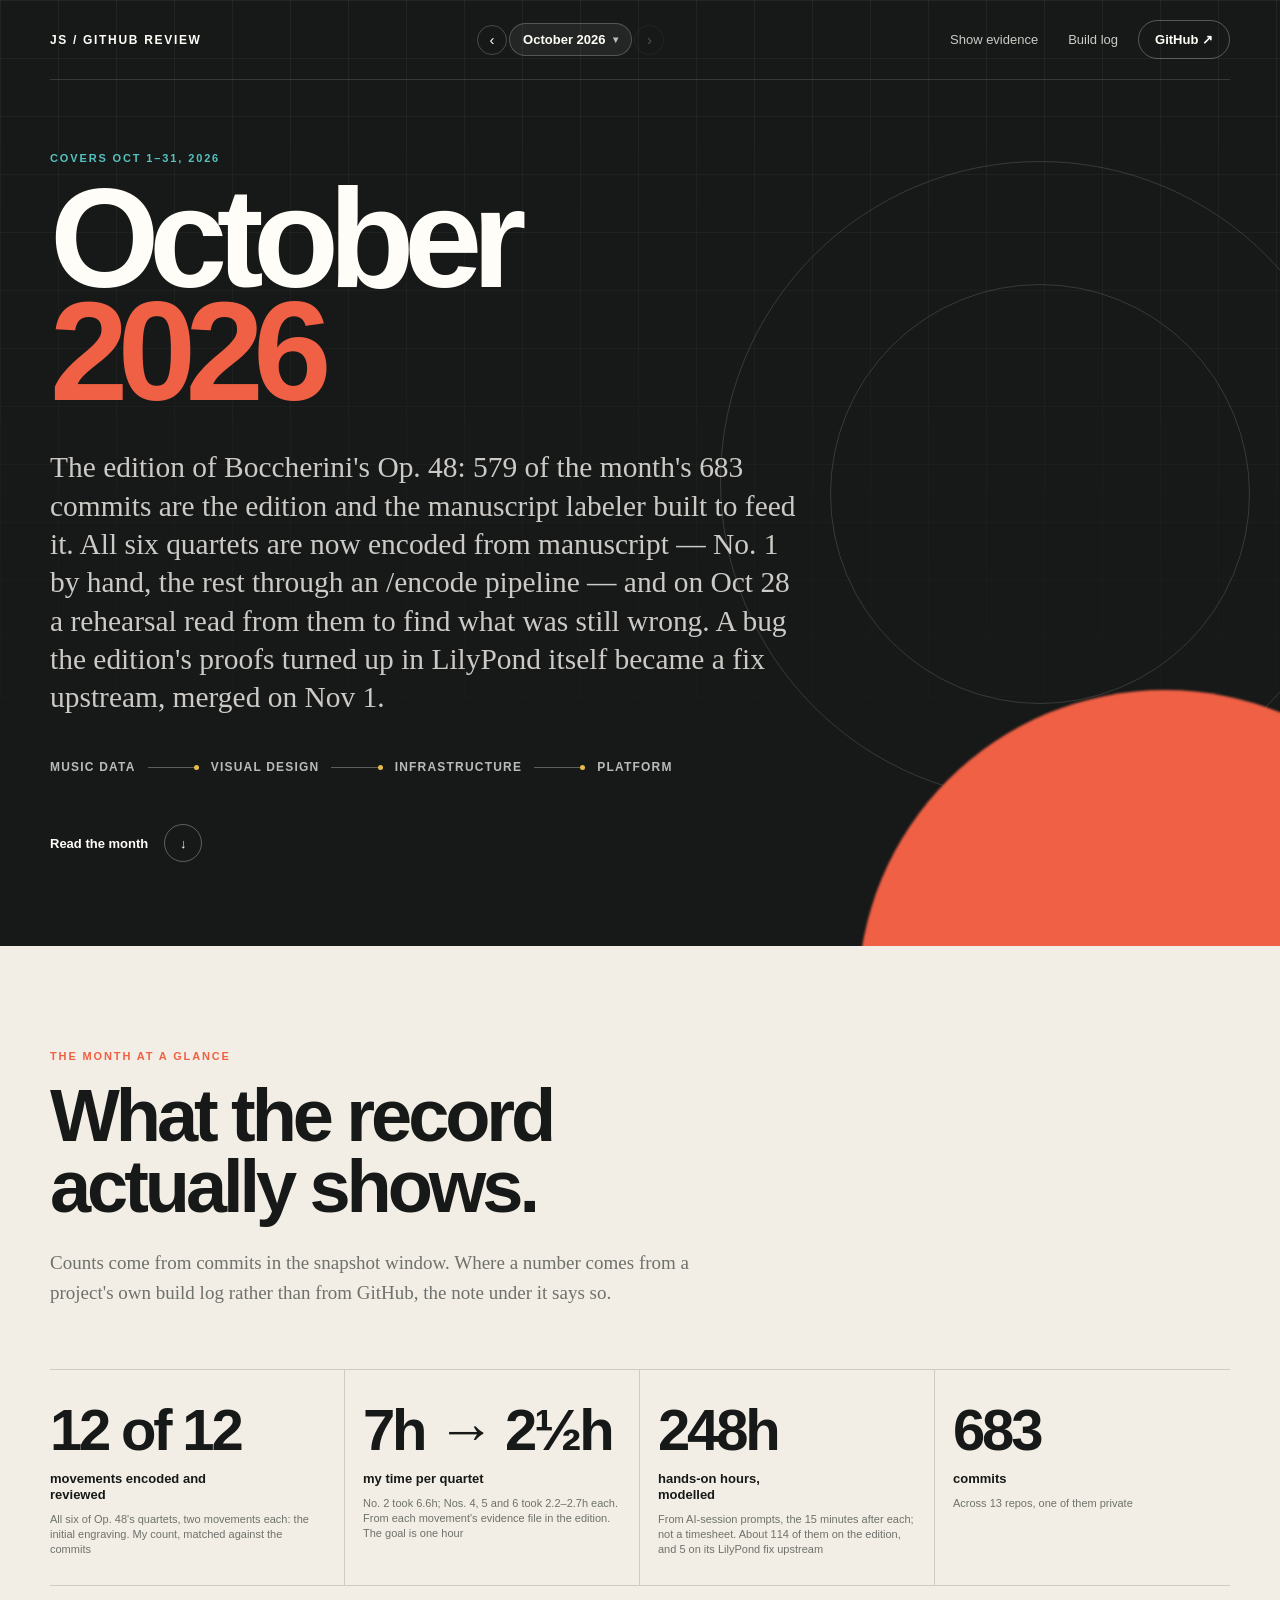
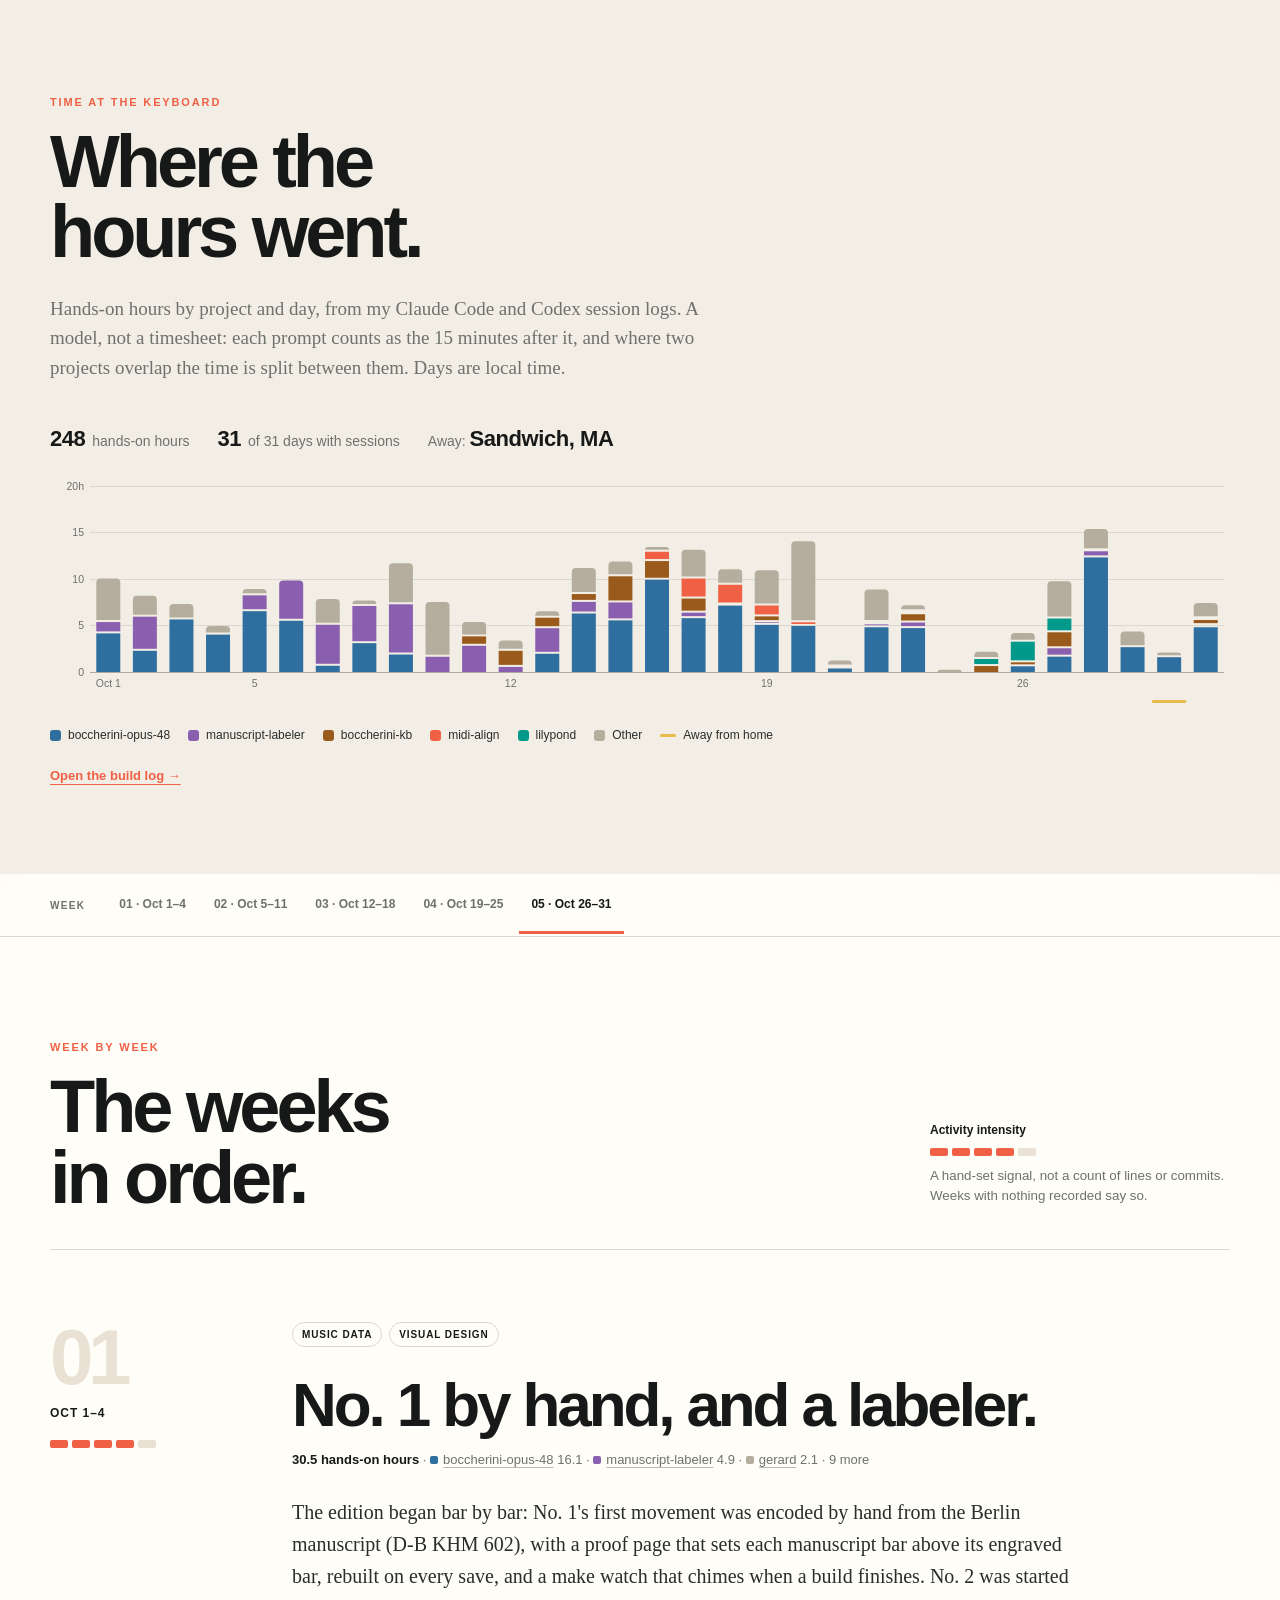
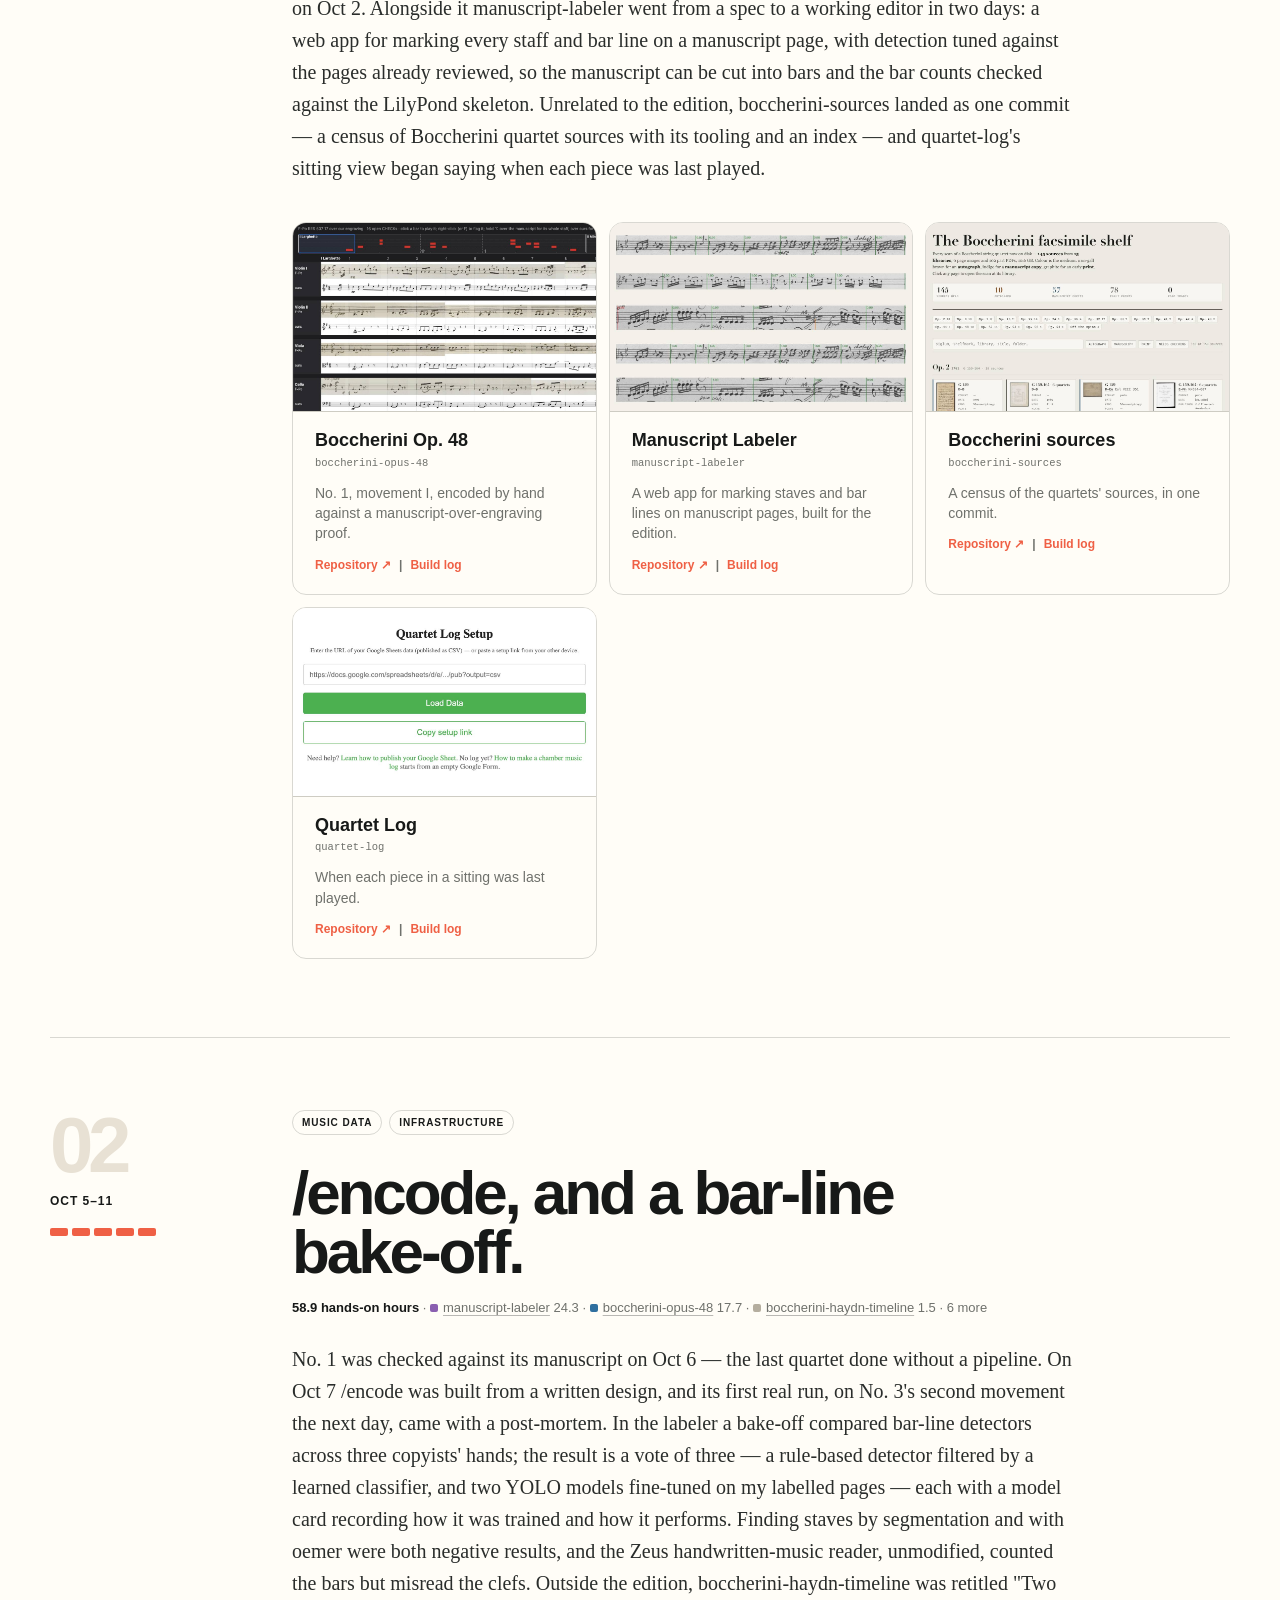
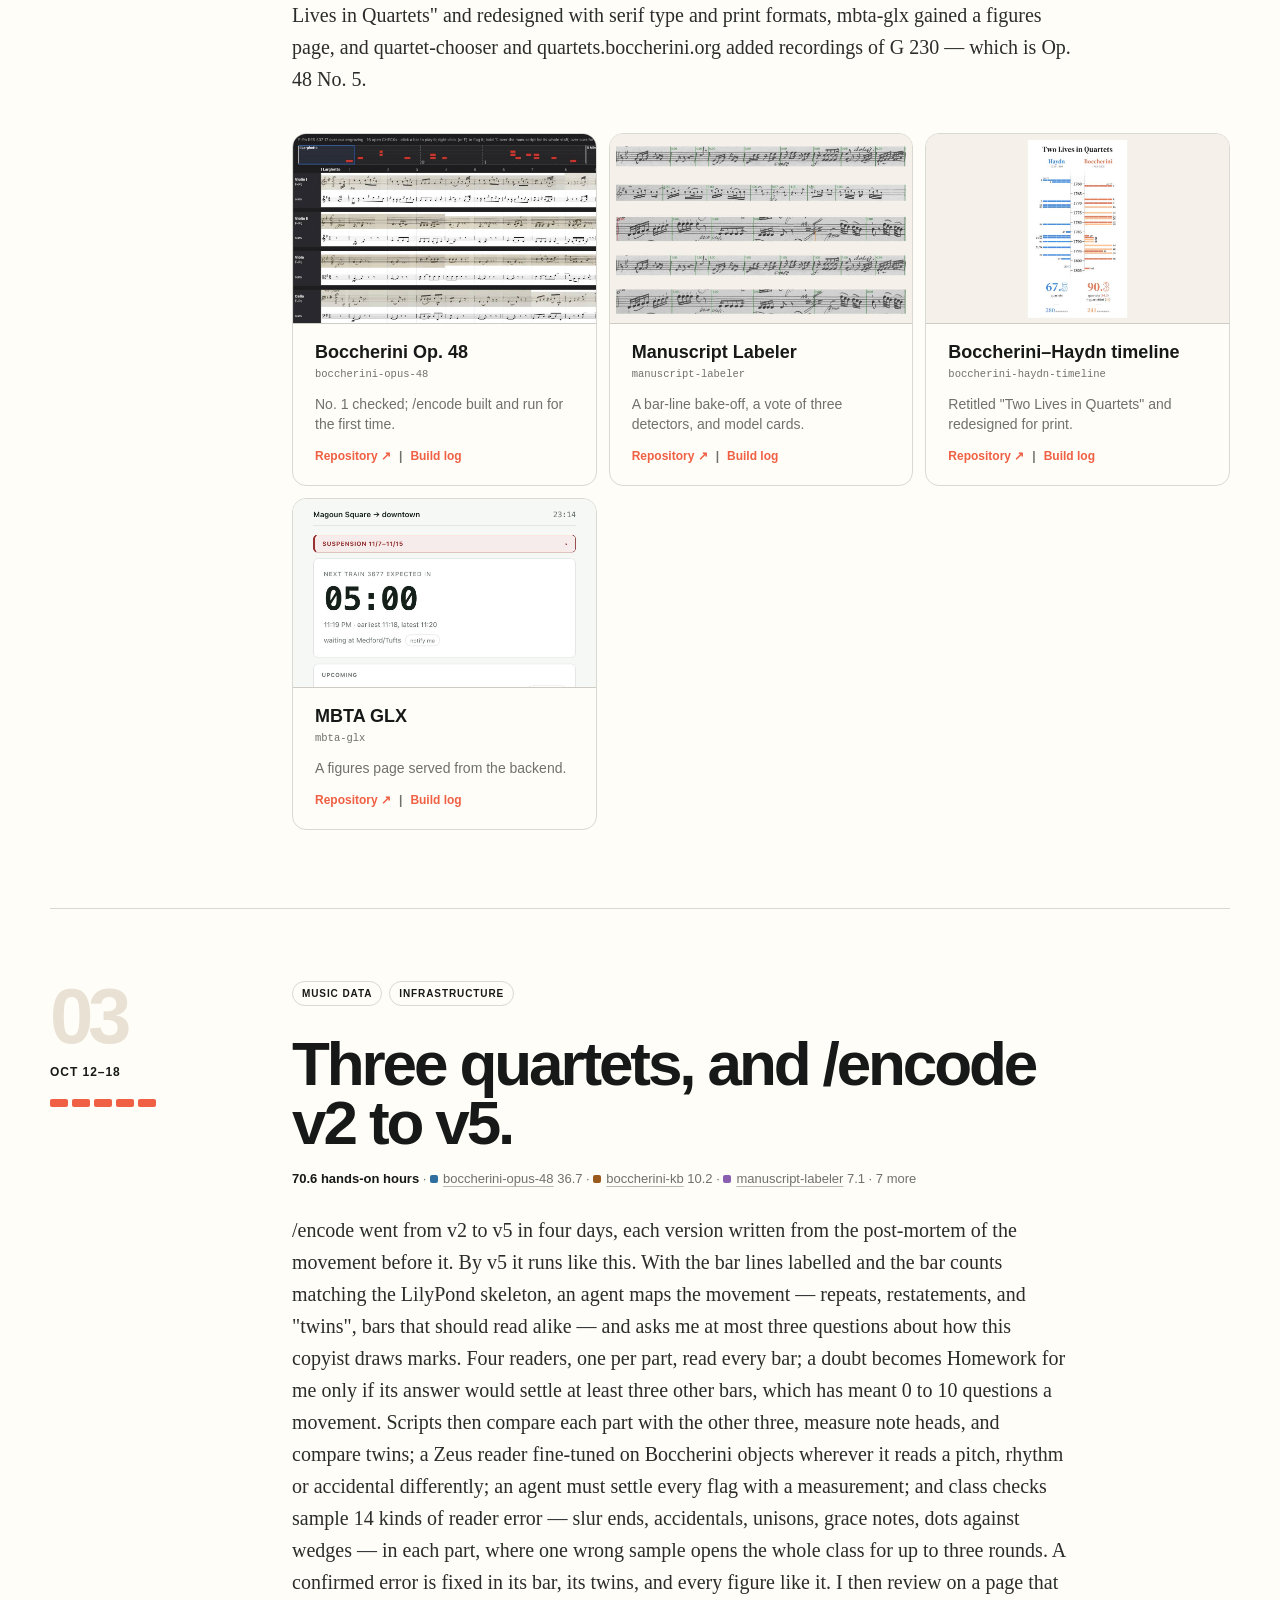
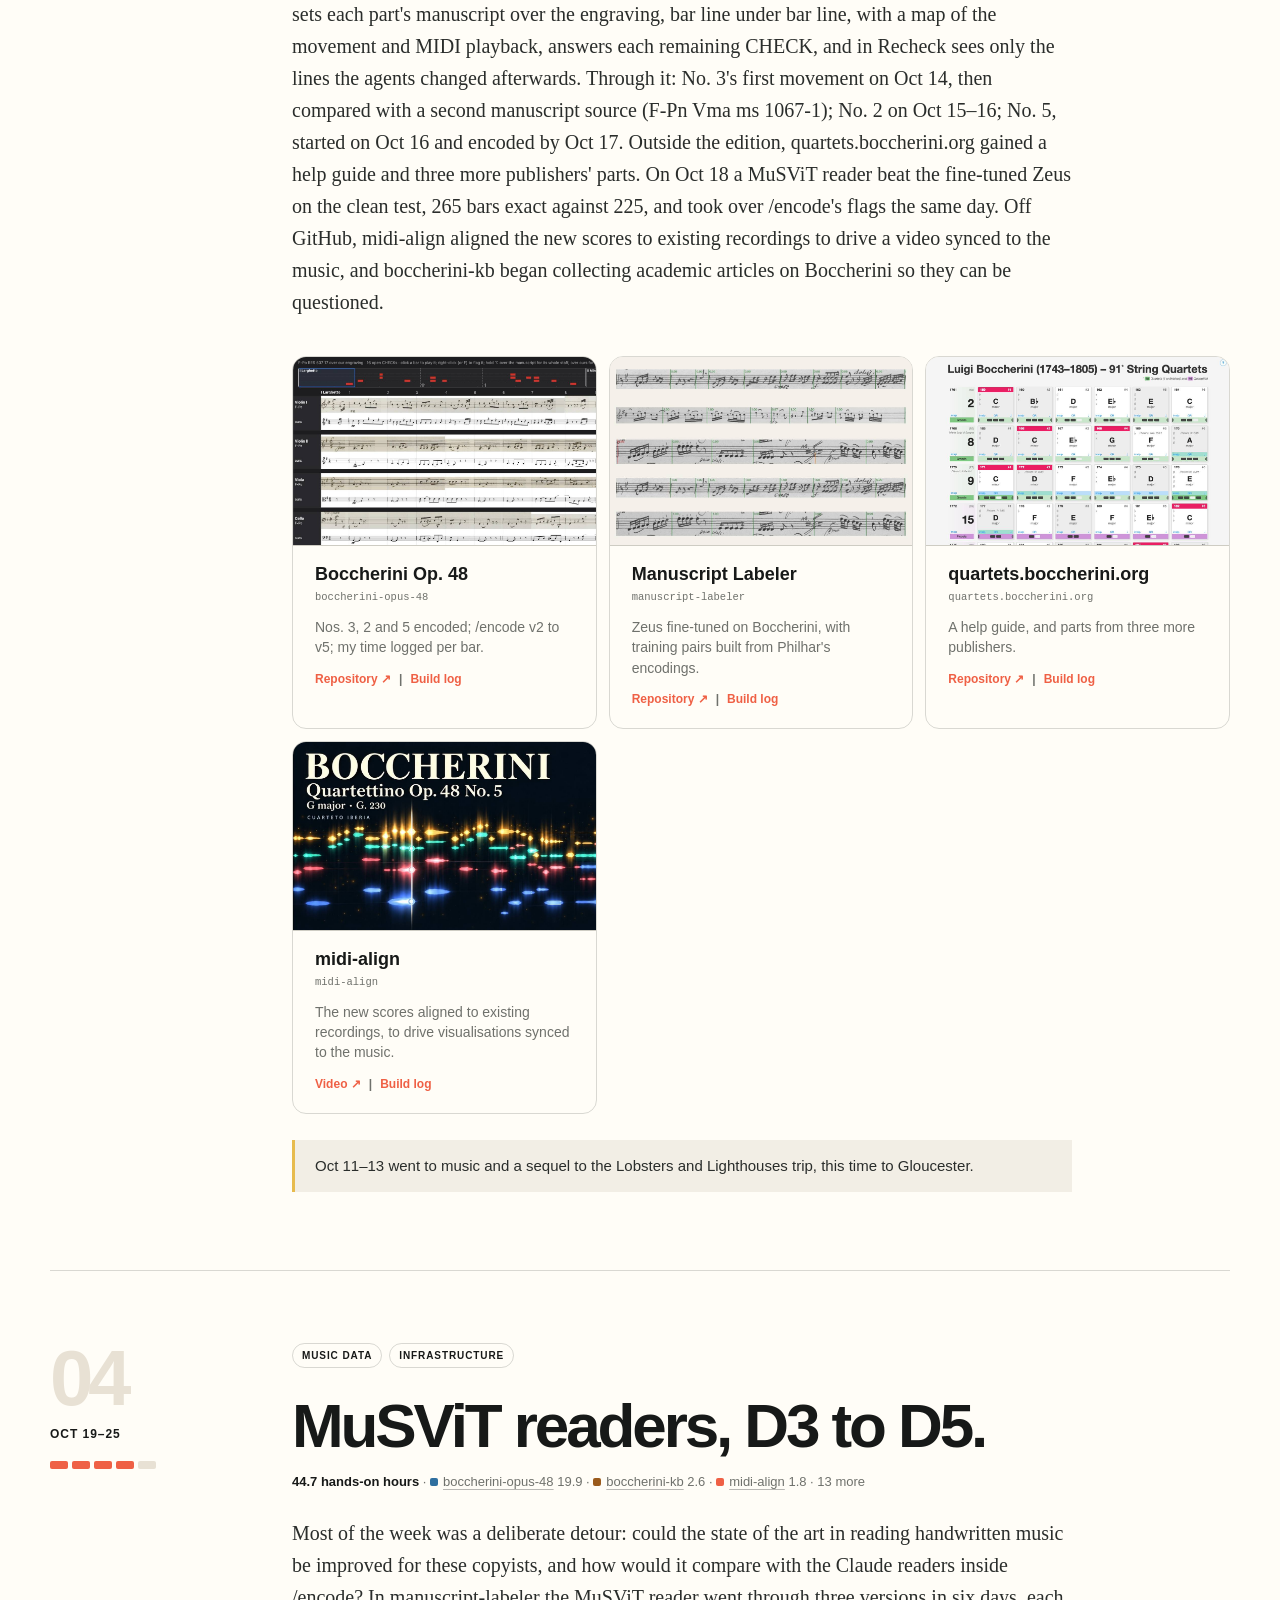
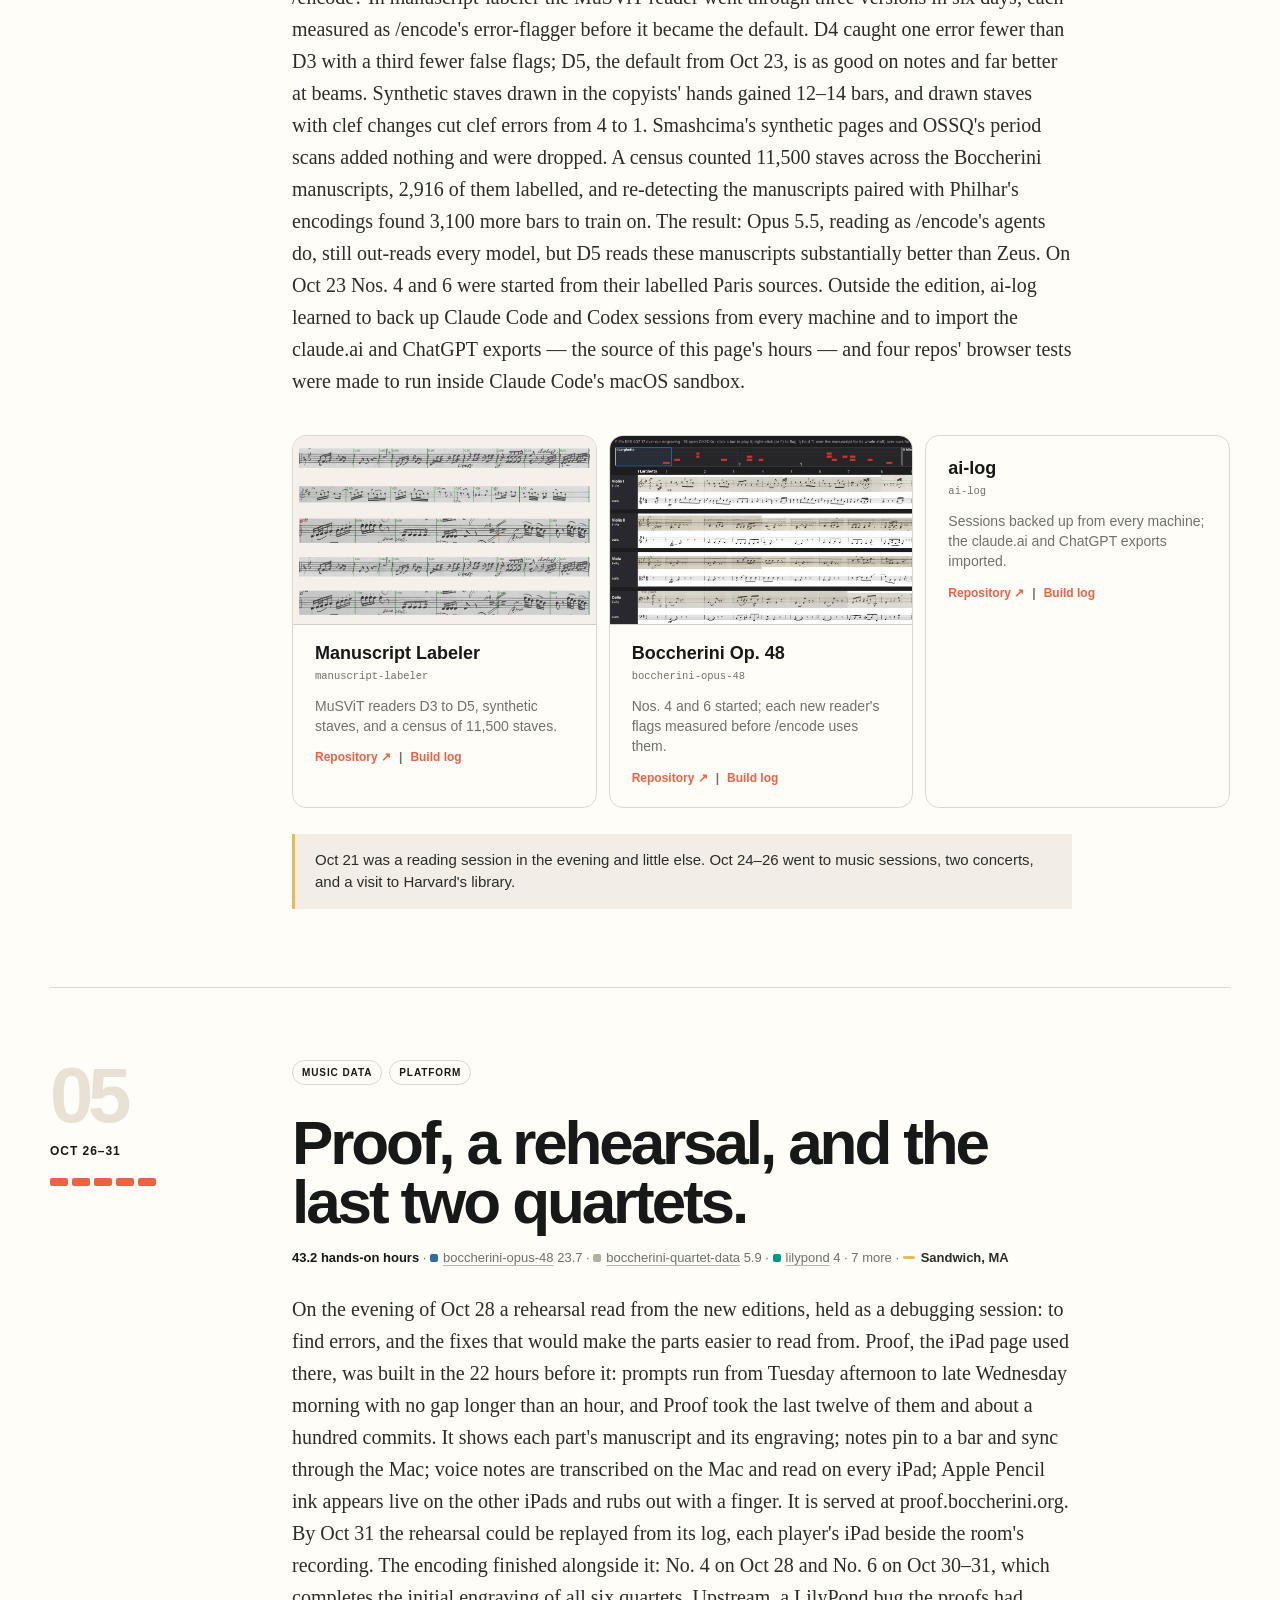
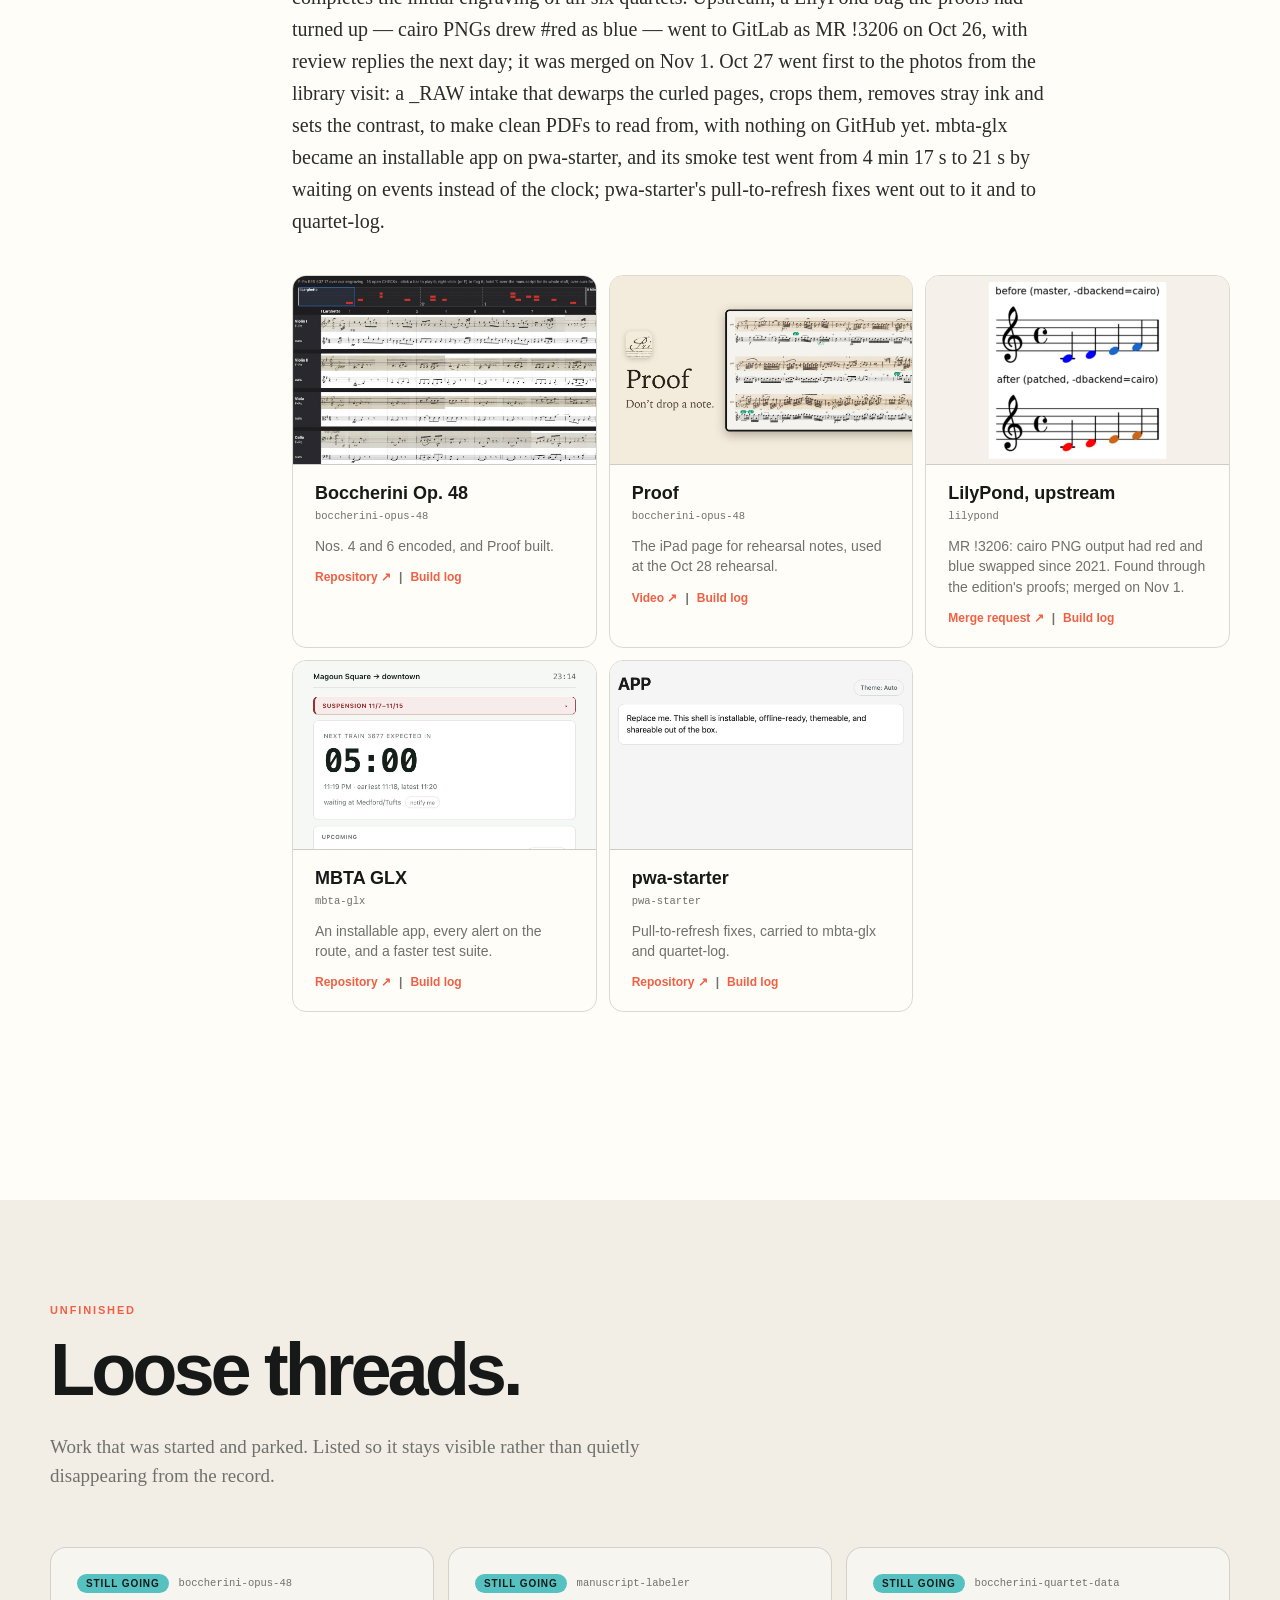
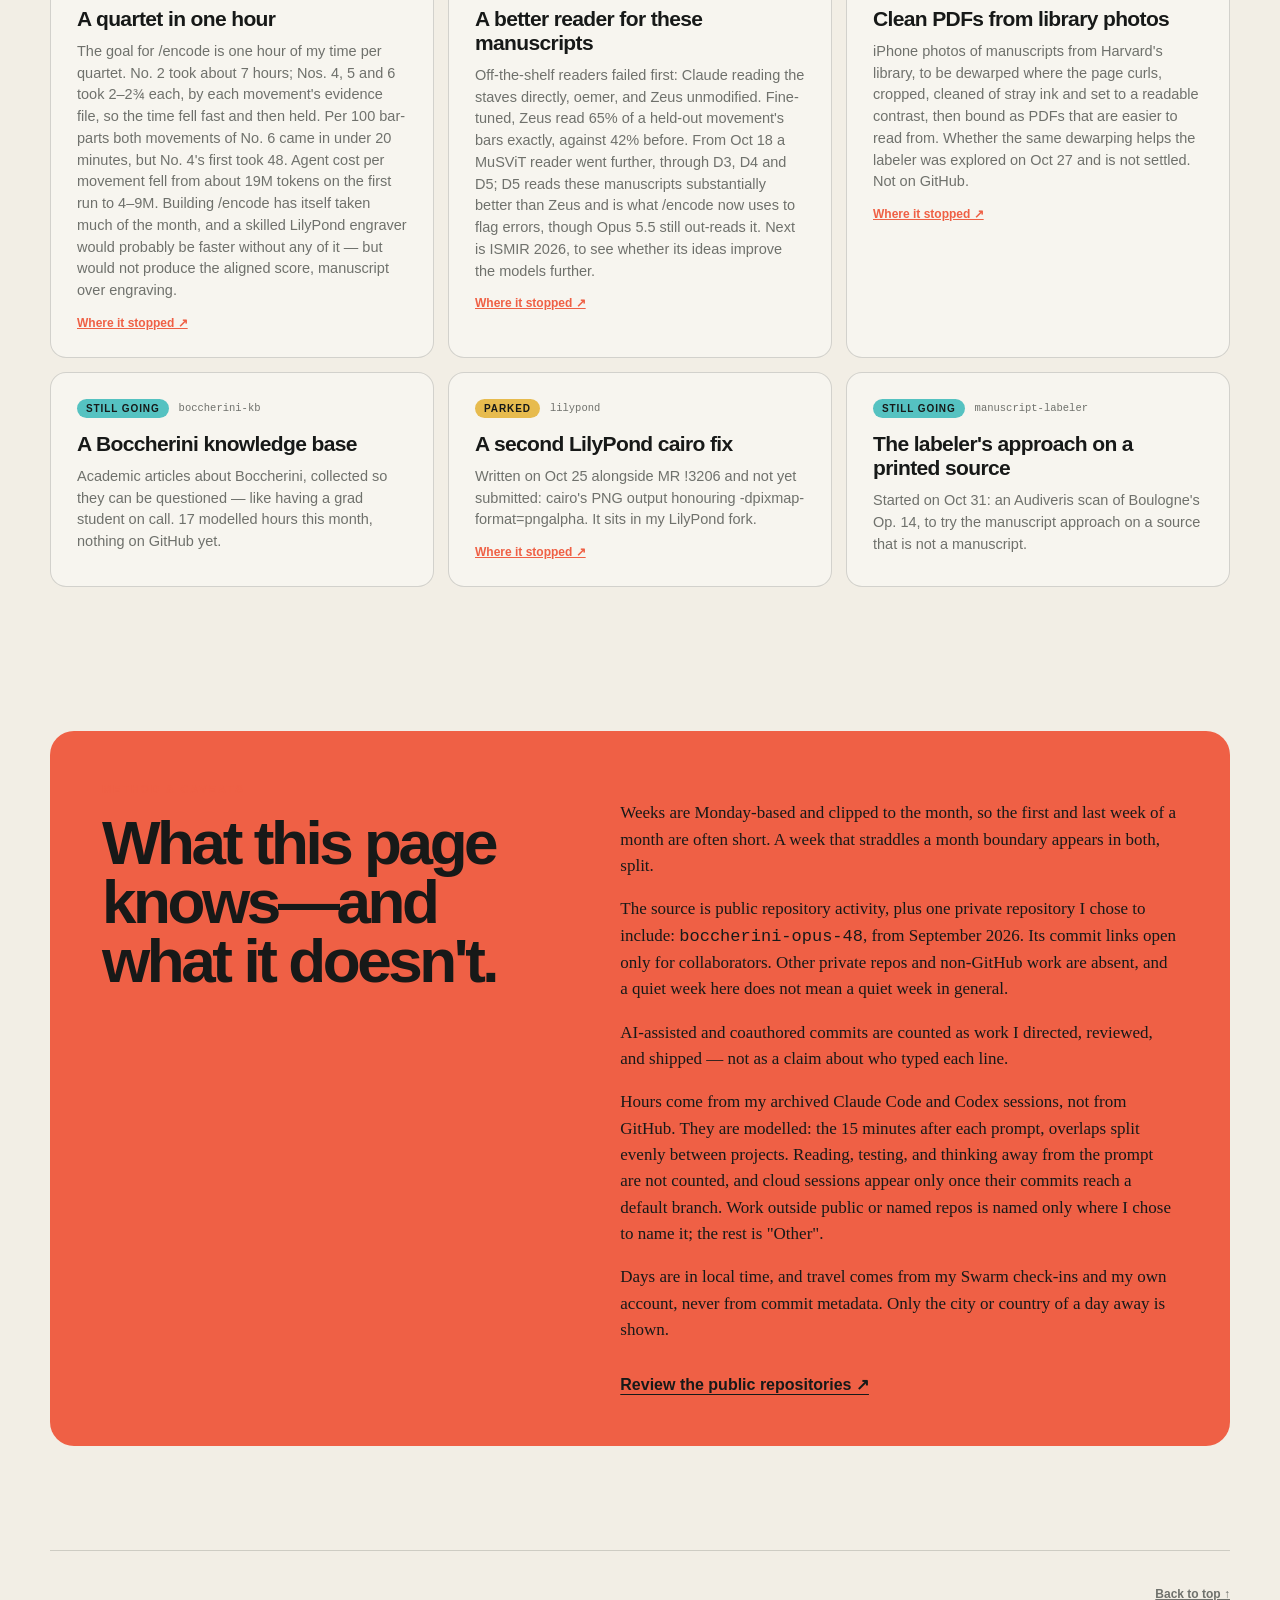
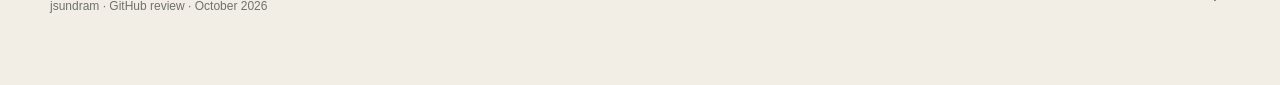
<file: index.html>
<!doctype html>
<html lang="en">
<head>
  <meta charset="utf-8" />
  <meta name="viewport" content="width=device-width, initial-scale=1" />
  <meta name="color-scheme" content="light" />   <!-- the page is a light paper document; the hero paints its own ink field -->
  <meta name="theme-color" content="#171918" />   <!-- browser-UI tint, matched to the hero at the top of the page -->

  <title>GitHub month in review — Jason Sundram</title>
  <meta name="description" content="A month-by-month review of Jason Sundram's GitHub work, one narrative per week." />
  <link rel="canonical" href="https://jsundram.github.io/github-month-review/" />

  <!-- Favicon / home-screen icon. assets/icon.svg is the source; the PNGs come from
       scripts/make-icons.sh. (iOS ignores SVG for apple-touch-icon, so ship the 180 PNG.) -->
  <link rel="icon" type="image/svg+xml" href="assets/icon.svg" />
  <link rel="icon" type="image/png" href="assets/icon-192.png" />
  <link rel="apple-touch-icon" href="assets/icon-180.png" />

  <!-- Link previews (adopted from pwa-starter). og:image MUST be an ABSOLUTE https URL to a RASTER
       PNG, 1200x630, kept small — iMessage/WhatsApp/Slack reject relative paths and SVG. The static
       values below are what a scraper (no JS) sees; app.js refreshes title/description/url per month
       for anything that executes JS. Regenerate the card with scripts/make-og.sh. -->
  <meta property="og:type" content="website" />
  <meta property="og:site_name" content="GitHub month in review" />
  <meta property="og:title" content="GitHub month in review — Jason Sundram" />
  <meta property="og:description" content="A month-by-month review of Jason Sundram's GitHub work, one narrative per week." />
  <meta property="og:url" content="https://jsundram.github.io/github-month-review/" />
  <meta property="og:image" content="https://jsundram.github.io/github-month-review/assets/og.png" />
  <meta property="og:image:width" content="1200" />
  <meta property="og:image:height" content="630" />
  <meta property="og:image:alt" content="Dark title card reading “The month in review — GitHub work, one narrative per week.”" />
  <meta name="twitter:card" content="summary_large_image" />
  <meta name="twitter:title" content="GitHub month in review — Jason Sundram" />
  <meta name="twitter:description" content="A month-by-month review of Jason Sundram's GitHub work, one narrative per week." />
  <meta name="twitter:image" content="https://jsundram.github.io/github-month-review/assets/og.png" />

  <link rel="stylesheet" href="styles.css" />
</head>
<body>
  <a class="skip-link" href="#story">Skip to the weeks</a>

  <header class="hero" id="top">
    <nav class="topbar" aria-label="Primary navigation">
      <a class="wordmark" href="#top" aria-label="Back to top">JS / GITHUB REVIEW</a>

      <div class="month-switch" id="monthSwitch">
        <button class="month-step" id="monthPrev" type="button" aria-label="Previous month">‹</button>
        <div class="month-picker">
          <button class="month-current" id="monthCurrent" type="button" aria-haspopup="listbox" aria-expanded="false" aria-controls="monthMenu">
            <span id="monthCurrentLabel">—</span><i aria-hidden="true">▾</i>
          </button>
          <ul class="month-menu" id="monthMenu" role="listbox" aria-label="All months" hidden></ul>
        </div>
        <button class="month-step" id="monthNext" type="button" aria-label="Next month">›</button>
      </div>

      <div class="topbar-actions">
        <button class="text-button" id="evidenceToggle" type="button" aria-pressed="false">Show evidence</button>
        <a class="text-button" href="buildlog.html">Build log</a>
        <a class="button button-ghost" id="profileLink" href="https://github.com/jsundram" target="_blank" rel="noreferrer">GitHub ↗</a>
      </div>
    </nav>

    <div class="hero-grid" aria-hidden="true"></div>
    <div class="hero-orbit orbit-a" aria-hidden="true"></div>
    <div class="hero-orbit orbit-b" aria-hidden="true"></div>

    <div class="hero-inner">
      <p class="eyebrow" id="heroEyebrow">Loading…</p>
      <h1 id="heroTitle"></h1>
      <p class="dek" id="heroLede"></p>
      <div class="hero-route" id="heroThemes" aria-label="Recurring themes this month"></div>
      <a class="scroll-cue" id="scrollCue" href="#overview"><span>Read the month</span><b aria-hidden="true">↓</b></a>
    </div>
  </header>

  <main>
    <noscript>
      <section class="section"><p class="quiet-note">This page renders its months with JavaScript. The underlying data is plain
      JavaScript objects under <code>data/months/</code> and is readable directly.</p></section>
    </noscript>

    <section class="overview section" id="overview" aria-labelledby="overview-title">
      <div class="section-heading">
        <p class="kicker">The month at a glance</p>
        <h2 id="overview-title">What the record<br />actually shows.</h2>
        <p id="overviewNote">Counts come from commits in the snapshot window. Where a number comes from a project's own build log rather than from GitHub, the note under it says so.</p>
      </div>
      <div class="metric-grid" id="metricGrid" aria-label="Summary metrics"></div>
    </section>

    <section class="section hours-section" id="hours" aria-labelledby="hours-title" hidden>
      <div class="section-heading">
        <p class="kicker">Time at the keyboard</p>
        <h2 id="hours-title">Where the<br />hours went.</h2>
        <p>Hands-on hours by project and day, from my Claude Code and Codex session logs.
        A model, not a timesheet: each prompt counts as the 15 minutes after it, and where two
        projects overlap the time is split between them. Days are local time.</p>
      </div>
      <div class="hours-stats" id="hoursStats"></div>
      <div class="chart" id="hoursChart"></div>
      <div class="chart-legend" id="hoursLegend"></div>
      <a class="hours-link" id="hoursLink" href="buildlog.html">Open the build log →</a>
    </section>

    <section class="story-shell" id="story" aria-labelledby="story-title">
      <div class="story-nav-wrap">
        <nav class="story-nav" aria-label="Weekly chapters">
          <span class="story-nav-label">Week</span>
          <div id="weekNav"></div>
        </nav>
      </div>

      <div class="section story-intro">
        <div class="section-heading compact">
          <p class="kicker">Week by week</p>
          <h2 id="story-title">The weeks<br />in order.</h2>
        </div>
        <div class="activity-key">
          <span>Activity intensity</span>
          <div class="intensity-demo" aria-label="Low to high"><i></i><i></i><i></i><i></i><i></i></div>
          <small>A hand-set signal, not a count of lines or commits. Weeks with nothing recorded say so.</small>
        </div>
      </div>

      <div id="weekList" class="week-list"></div>
    </section>

    <section class="section threads-section" id="threads" aria-labelledby="threads-title" hidden>
      <div class="section-heading">
        <p class="kicker">Unfinished</p>
        <h2 id="threads-title">Loose threads.</h2>
        <p>Work that was started and parked. Listed so it stays visible rather than quietly
        disappearing from the record.</p>
      </div>
      <ul class="thread-list" id="threadList"></ul>
    </section>

    <section class="section method-section" id="method" aria-labelledby="method-title">
      <div class="method-card">
        <div>
          <p class="kicker">Method &amp; caveats</p>
          <h2 id="method-title">What this page knows—and what it doesn't.</h2>
        </div>
        <div class="method-copy">
          <p>Weeks are Monday-based and clipped to the month, so the first and last week of a month are often short. A week that straddles a month boundary appears in both, split.</p>
          <p>The source is public repository activity, plus one private repository I chose to include: <code>boccherini-opus-48</code>, from September 2026. Its commit links open only for collaborators. Other private repos and non-GitHub work are absent, and a quiet week here does not mean a quiet week in general.</p>
          <p>AI-assisted and coauthored commits are counted as work I directed, reviewed, and shipped — not as a claim about who typed each line.</p>
          <p>Hours come from my archived Claude Code and Codex sessions, not from GitHub. They are modelled: the 15 minutes after each prompt, overlaps split evenly between projects. Reading, testing, and thinking away from the prompt are not counted, and cloud sessions appear only once their commits reach a default branch. Work outside public or named repos is named only where I chose to name it; the rest is "Other".</p>
          <p>Days are in local time, and travel comes from my Swarm check-ins and my own account, never from commit metadata. Only the city or country of a day away is shown.</p>
          <a id="reposLink" href="https://github.com/jsundram?tab=repositories" target="_blank" rel="noreferrer">Review the public repositories ↗</a>
        </div>
      </div>
    </section>
  </main>

  <footer>
    <p id="footerLine">Jason Sundram · GitHub review</p>
    <a href="#top">Back to top ↑</a>
  </footer>

  <script src="data/index.js"></script>
  <script src="charts.js"></script>
  <script src="app.js"></script>
</body>
</html>
</file>
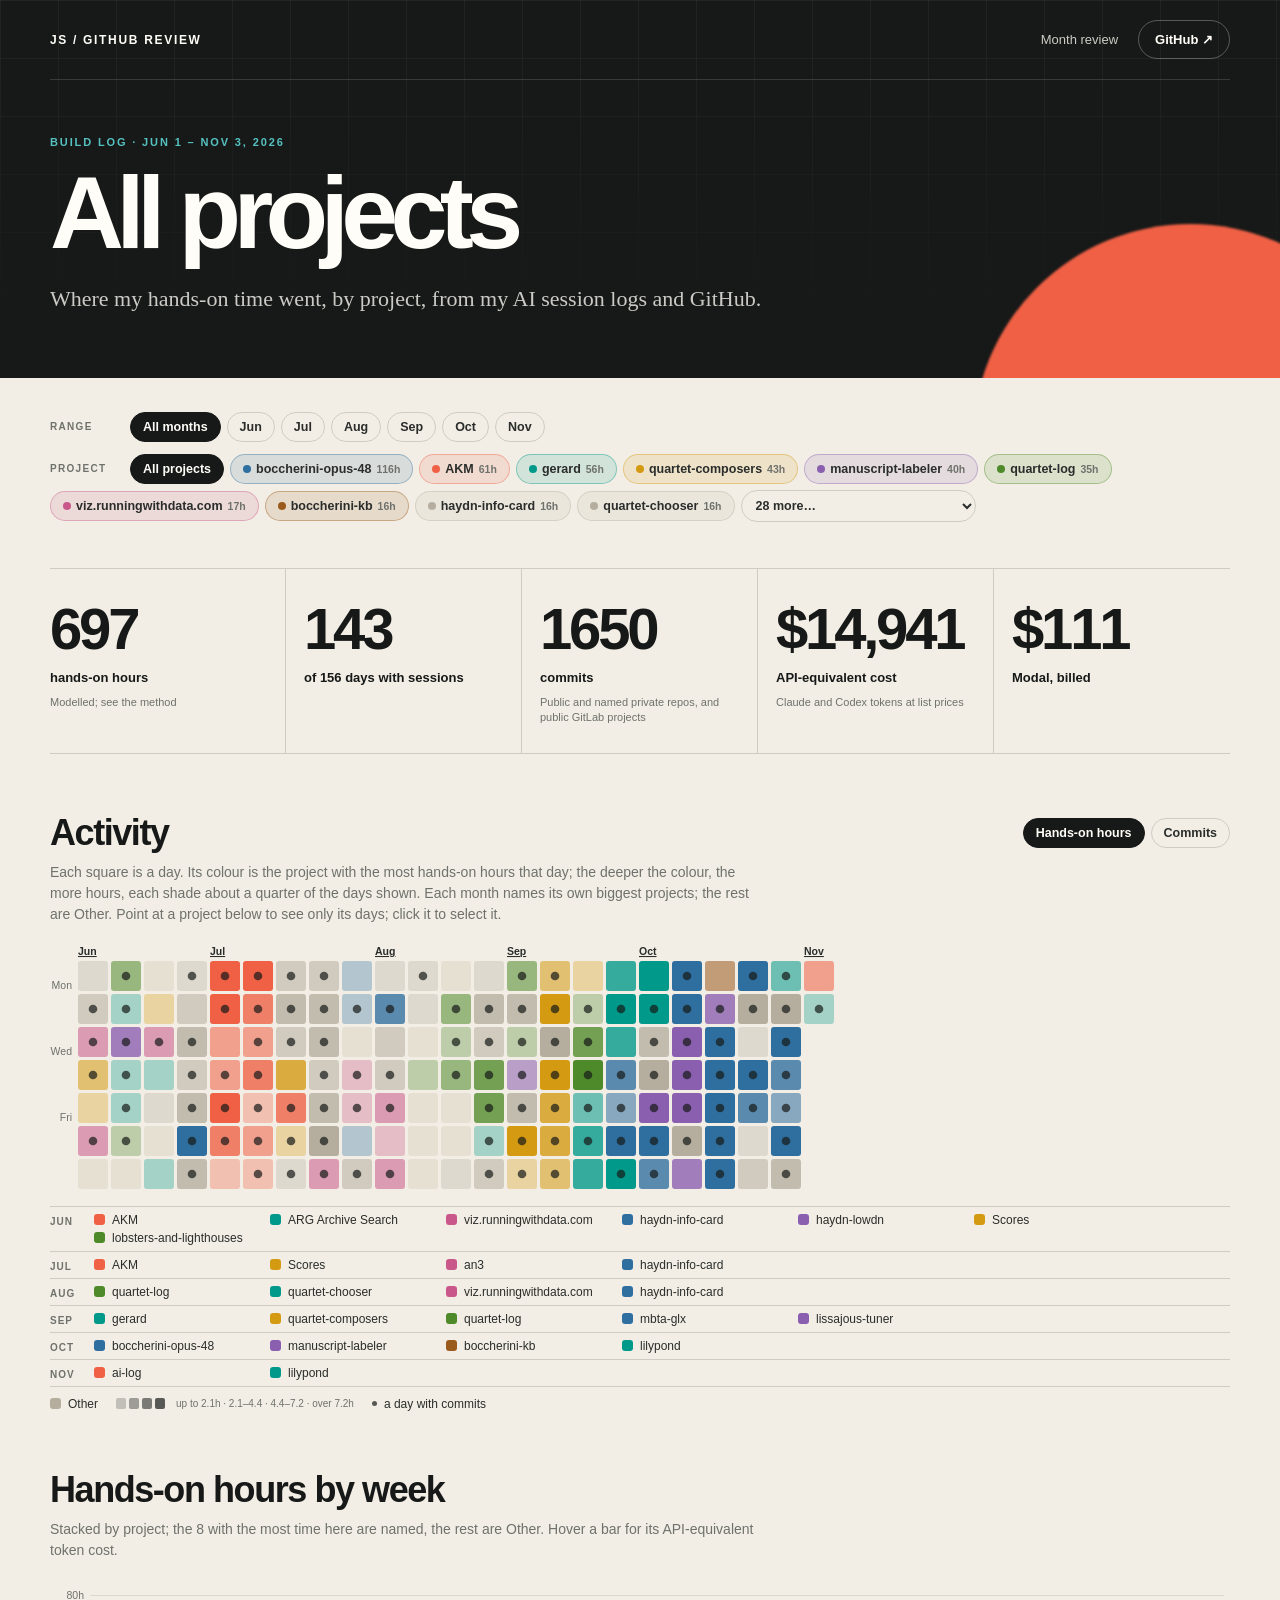
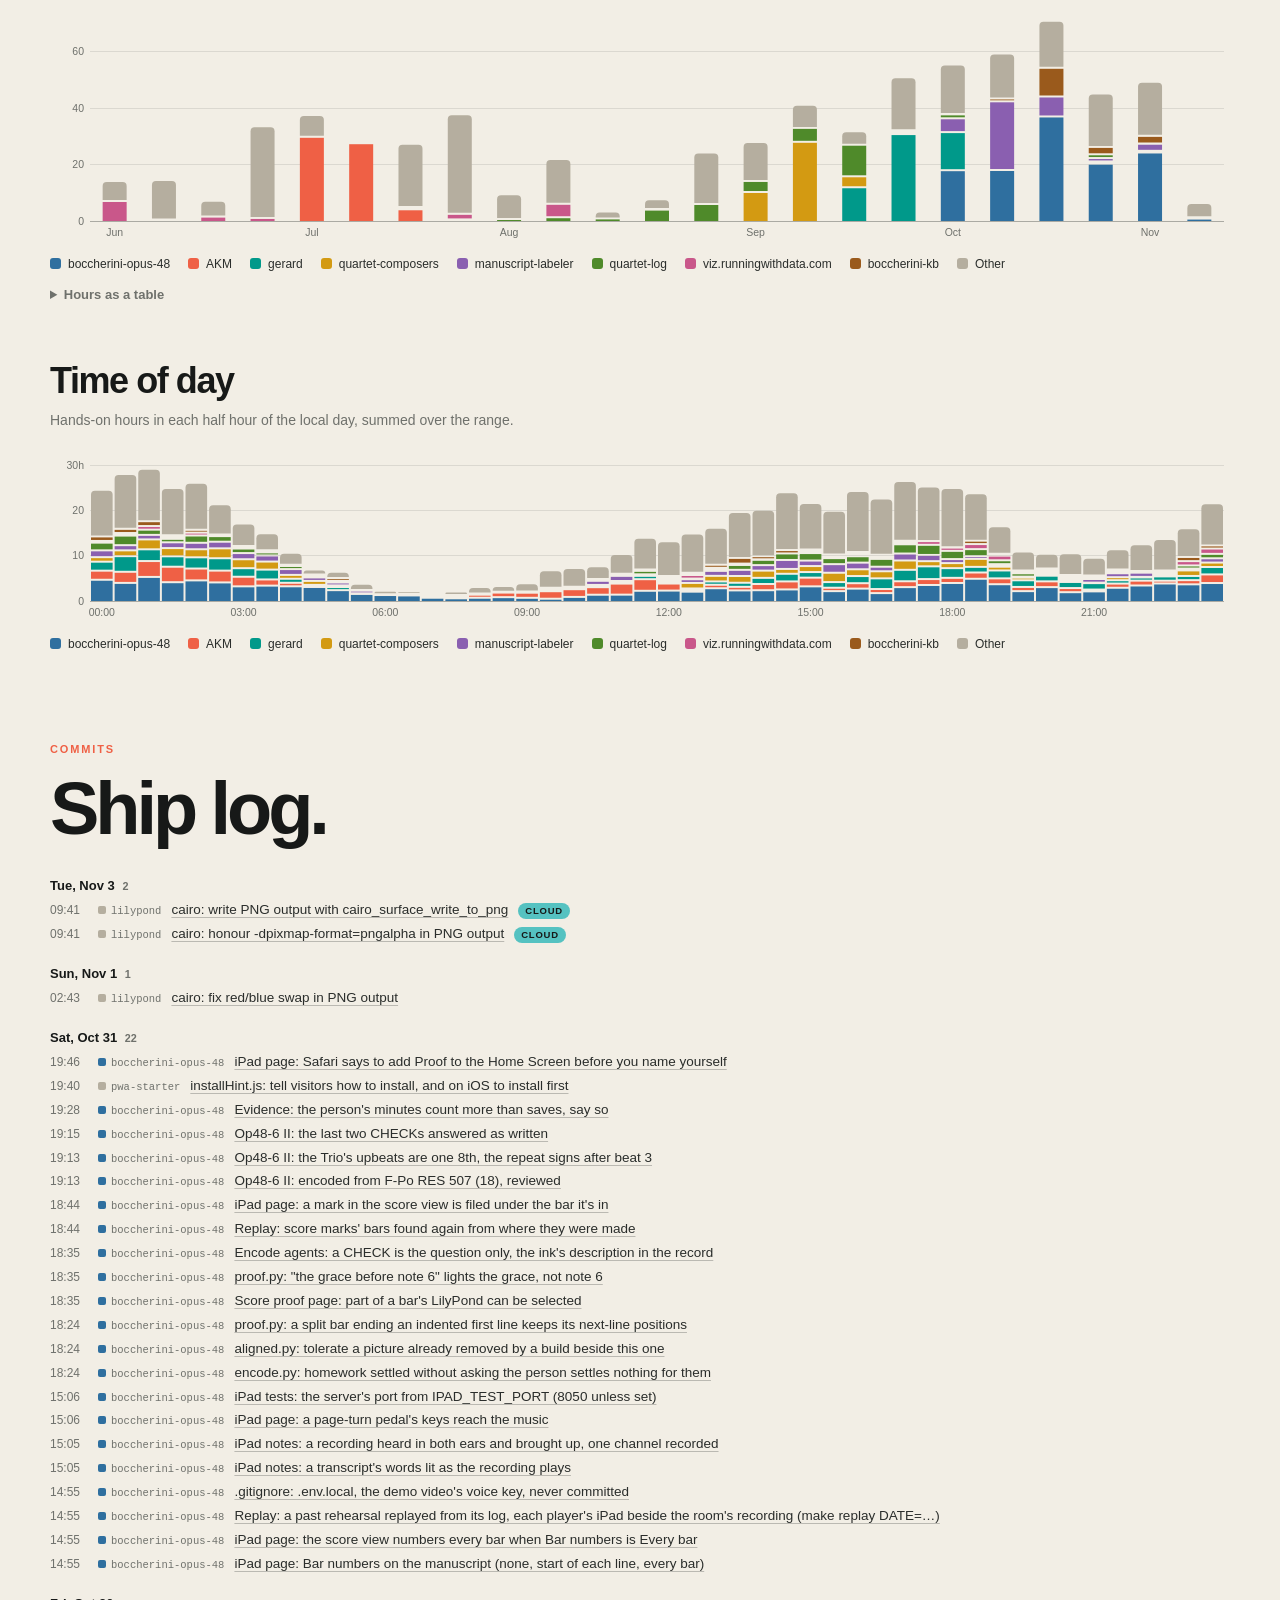
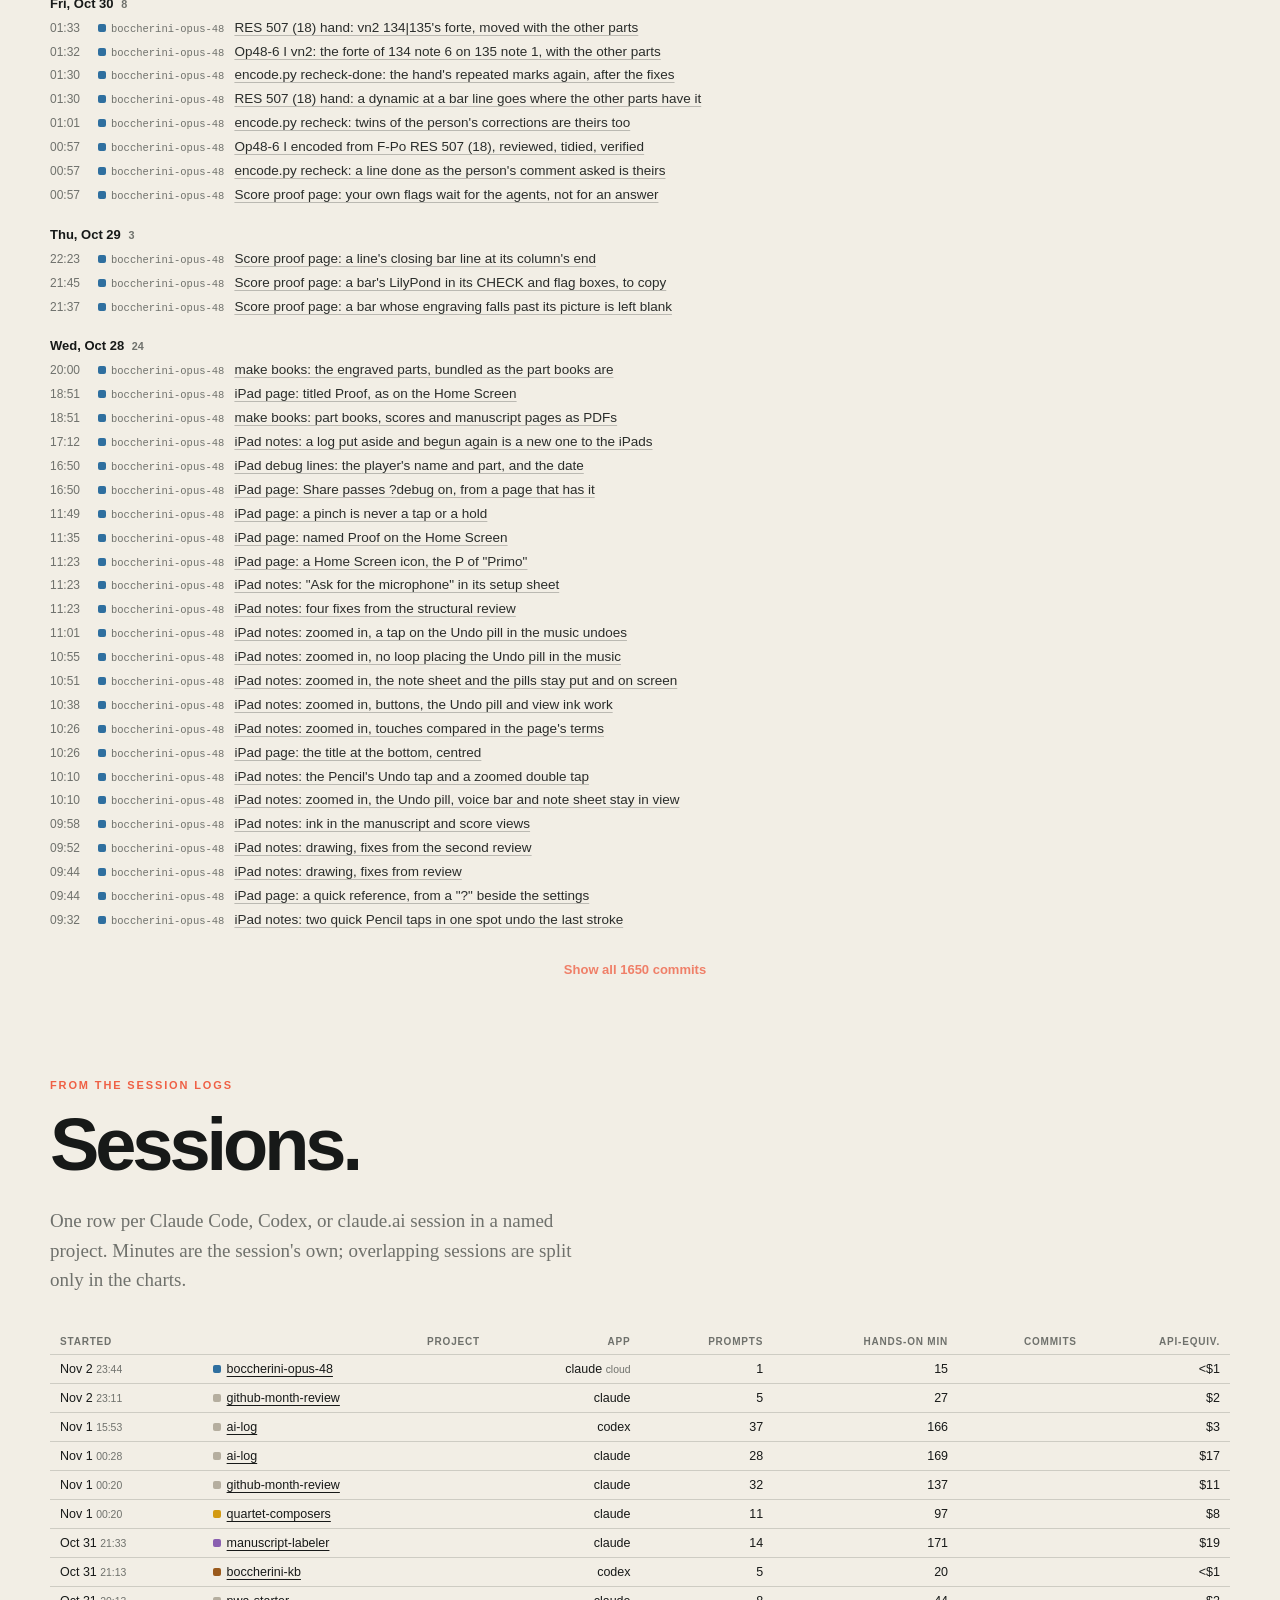
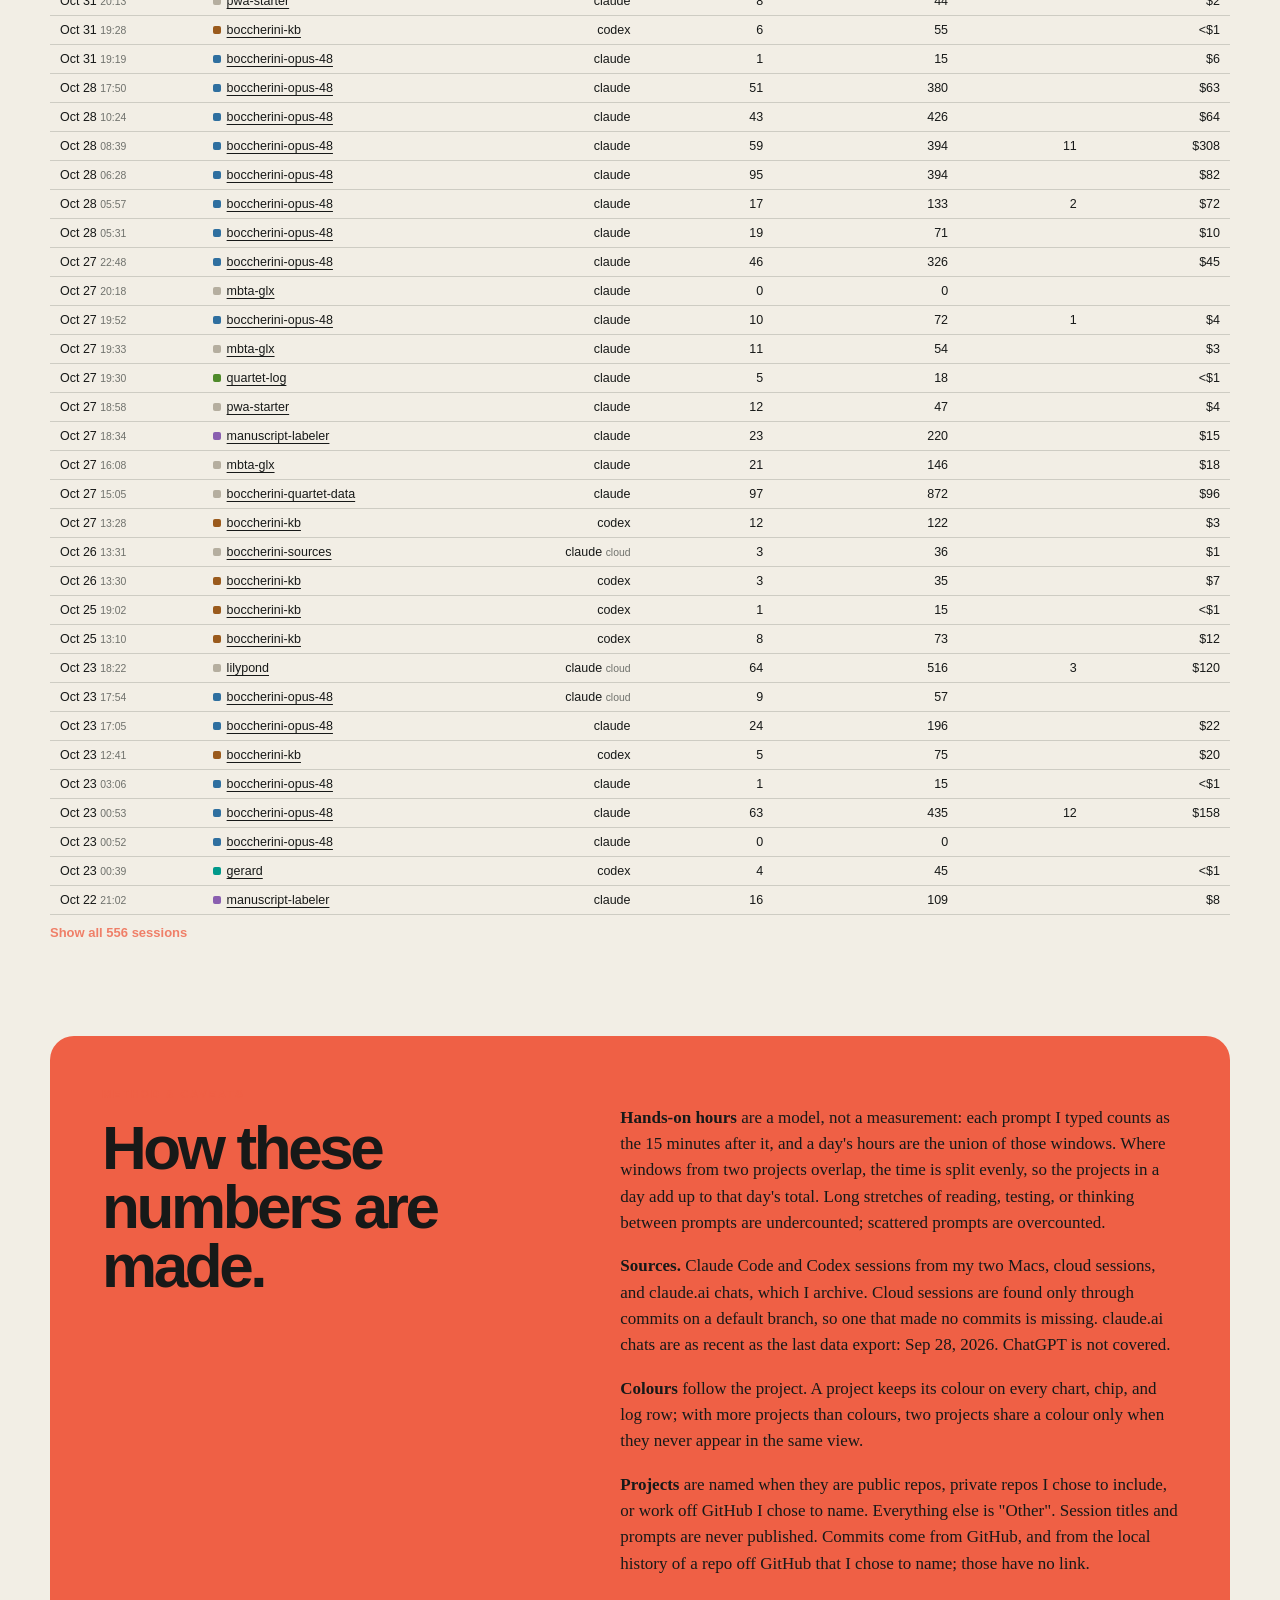
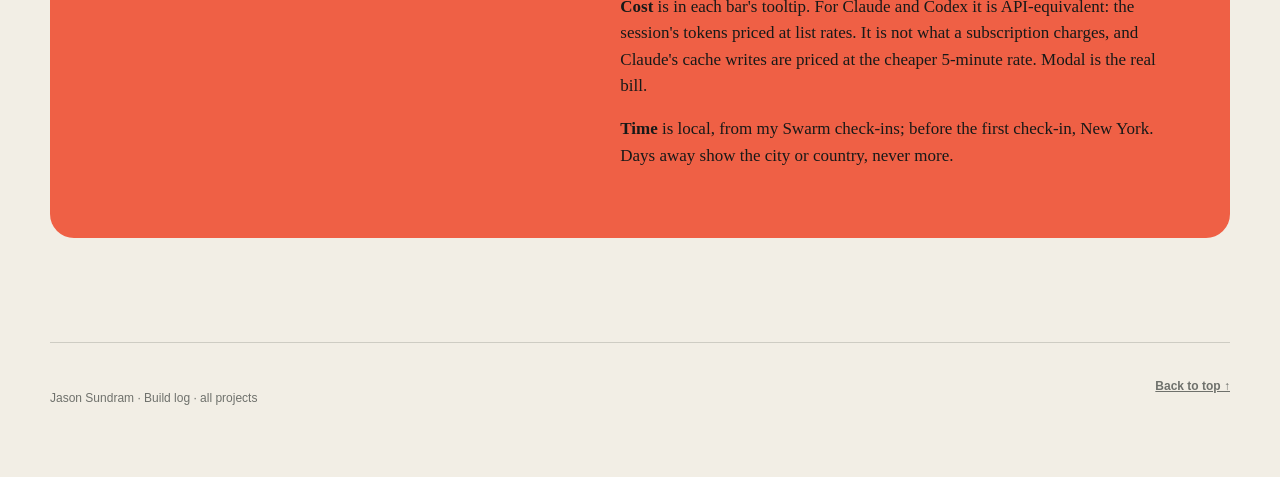
<file: buildlog.html>
<!doctype html>
<html lang="en">
<head>
  <meta charset="utf-8" />
  <meta name="viewport" content="width=device-width, initial-scale=1" />
  <meta name="color-scheme" content="light" />
  <meta name="theme-color" content="#171918" />

  <title>Build log — Jason Sundram</title>
  <meta name="description" content="Hands-on hours, sessions, commits, and cost by project, from Jason Sundram's AI session logs and GitHub." />
  <link rel="canonical" href="https://jsundram.github.io/github-month-review/buildlog.html" />
  <link rel="icon" type="image/svg+xml" href="assets/icon.svg" />
  <link rel="icon" type="image/png" href="assets/icon-192.png" />
  <link rel="apple-touch-icon" href="assets/icon-180.png" />

  <meta property="og:type" content="website" />
  <meta property="og:site_name" content="GitHub month in review" />
  <meta property="og:title" content="Build log — Jason Sundram" />
  <meta property="og:description" content="Hands-on hours, sessions, commits, and cost by project." />
  <meta property="og:url" content="https://jsundram.github.io/github-month-review/buildlog.html" />
  <meta property="og:image" content="https://jsundram.github.io/github-month-review/assets/og.png" />
  <meta property="og:image:width" content="1200" />
  <meta property="og:image:height" content="630" />
  <meta name="twitter:card" content="summary_large_image" />

  <link rel="stylesheet" href="styles.css" />
</head>
<body class="log-page">
  <a class="skip-link" href="#log">Skip to the charts</a>

  <header class="hero hero-compact" id="top">
    <nav class="topbar" aria-label="Primary navigation">
      <a class="wordmark" href="index.html" aria-label="Month review">JS / GITHUB REVIEW</a>
      <div class="topbar-actions">
        <a class="text-button" id="monthLink" href="index.html">Month review</a>
        <a class="button button-ghost" href="https://github.com/jsundram" target="_blank" rel="noreferrer">GitHub ↗</a>
      </div>
    </nav>
    <div class="hero-grid" aria-hidden="true"></div>
    <div class="hero-inner">
      <p class="eyebrow" id="logEyebrow">Build log</p>
      <h1 id="logTitle">Build log</h1>
      <p class="dek" id="logLede"></p>
    </div>
  </header>

  <main id="log">
    <noscript>
      <section class="section"><p class="quiet-note">This page draws its charts with JavaScript. The data is
      plain JavaScript in <code>data/buildlog.js</code> and <code>data/buildlog-detail.js</code>.</p></section>
    </noscript>

    <section class="section log-controls" aria-label="Filters">
      <div class="filter-row" role="group" aria-label="Range" id="rangeFilter"></div>
      <div class="filter-row" role="group" aria-label="Project" id="projectFilter"></div>
    </section>

    <section class="section log-section">
      <div class="metric-grid" id="logStats" aria-label="Summary"></div>

      <div class="log-block">
        <div class="log-block-head">
          <h3>Activity</h3>
          <div class="filter-row cal-mode" role="group" aria-label="Calendar shows" id="calendarMode"></div>
        </div>
        <p class="log-note" id="calendarNote"></p>
        <div class="chart calendar" id="logCalendar"></div>
        <div class="chart-legend" id="logCalendarLegend"></div>
      </div>

      <div class="log-block">
        <h3 id="hoursTitle">Hands-on hours</h3>
        <p class="log-note" id="hoursNote"></p>
        <div class="chart" id="logHours"></div>
        <div class="chart-legend" id="logHoursLegend"></div>
        <details class="table-view"><summary>Hours as a table</summary><div id="logHoursTable"></div></details>
      </div>

      <div class="log-block">
        <h3>Time of day</h3>
        <p class="log-note">Hands-on hours in each half hour of the local day, summed over the range.</p>
        <div class="chart" id="logClock"></div>
        <div class="chart-legend" id="logClockLegend"></div>
      </div>
    </section>

    <section class="section log-section" aria-labelledby="shipTitle">
      <div class="section-heading compact">
        <p class="kicker">Commits</p>
        <h2 id="shipTitle">Ship log.</h2>
      </div>
      <div class="ship-log" id="shipLog"></div>
    </section>

    <section class="section log-section" aria-labelledby="sessionsTitle">
      <div class="section-heading compact">
        <p class="kicker">From the session logs</p>
        <h2 id="sessionsTitle">Sessions.</h2>
        <p>One row per Claude Code, Codex, or claude.ai session in a named project. Minutes are the
        session's own; overlapping sessions are split only in the charts.</p>
      </div>
      <div class="table-wrap" id="sessionTable"></div>
    </section>

    <section class="section method-section" aria-labelledby="method-title">
      <div class="method-card">
        <div>
          <p class="kicker">Method &amp; caveats</p>
          <h2 id="method-title">How these numbers are made.</h2>
        </div>
        <div class="method-copy">
          <p><b>Hands-on hours</b> are a model, not a measurement: each prompt I typed counts as the 15 minutes after it, and a day's hours are the union of those windows. Where windows from two projects overlap, the time is split evenly, so the projects in a day add up to that day's total. Long stretches of reading, testing, or thinking between prompts are undercounted; scattered prompts are overcounted.</p>
          <p><b>Sources.</b> Claude Code and Codex sessions from my two Macs, cloud sessions, and claude.ai chats, which I archive. Cloud sessions are found only through commits on a default branch, so one that made no commits is missing. claude.ai chats are as recent as the last data export: <span id="chatsThrough">—</span>. ChatGPT is not covered.</p>
          <p><b>Colours</b> follow the project. A project keeps its colour on every chart, chip, and log row; with more projects than colours, two projects share a colour only when they never appear in the same view.</p>
          <p><b>Projects</b> are named when they are public repos, private repos I chose to include, or work off GitHub I chose to name. Everything else is "Other". Session titles and prompts are never published. Commits come from GitHub, and from the local history of a repo off GitHub that I chose to name; those have no link.</p>
          <p><b>Cost</b> is in each bar's tooltip. For Claude and Codex it is API-equivalent: the session's tokens priced at list rates. It is not what a subscription charges, and Claude's cache writes are priced at the cheaper 5-minute rate. Modal is the real bill.</p>
          <p><b>Time</b> is local, from my Swarm check-ins; before the first check-in, New York. Days away show the city or country, never more.</p>
        </div>
      </div>
    </section>
  </main>

  <footer>
    <p id="footerLine">Jason Sundram · Build log</p>
    <a href="#top">Back to top ↑</a>
  </footer>

  <script src="data/index.js"></script>
  <script src="data/buildlog.js"></script>
  <script src="data/buildlog-detail.js"></script>
  <script src="charts.js"></script>
  <script src="buildlog-app.js"></script>
</body>
</html>
</file>
<file: styles.css>
:root {
  --ink: #171918;
  --ink-2: #2a2d2b;
  --paper: #f2eee5;
  --paper-2: #e8e1d4;
  --white: #fffdf7;
  --accent: #ef6045;
  --cyan: #55c2c1;
  --gold: #e7bb4e;
  --muted: #6f716c;
  --line: rgba(23, 25, 24, .16);
  --radius: 18px;
  --shadow: 0 22px 70px rgba(23, 25, 24, .12);
  --max: 1180px;
}

* { box-sizing: border-box; }
html { scroll-behavior: smooth; }
body {
  margin: 0;
  color: var(--ink);
  background: var(--paper);
  font-family: Inter, ui-sans-serif, -apple-system, BlinkMacSystemFont, "Segoe UI", sans-serif;
  text-rendering: optimizeLegibility;
}
a { color: inherit; }
button, a { -webkit-tap-highlight-color: transparent; }
button { font: inherit; }
:focus-visible { outline: 2px solid var(--accent); outline-offset: 3px; }
.skip-link { position: fixed; left: 12px; top: -100px; z-index: 100; background: var(--white); padding: 10px 14px; border-radius: 8px; }
.skip-link:focus { top: 12px; }

/* ------------------------------------------------------------------- hero */

.hero {
  min-height: 88vh;
  position: relative;
  overflow: hidden;
  color: var(--white);
  background: var(--ink);
  display: grid;
  grid-template-rows: auto 1fr;
}
.hero-grid {
  position: absolute; inset: 0;
  background-image: linear-gradient(rgba(255,255,255,.055) 1px, transparent 1px), linear-gradient(90deg, rgba(255,255,255,.055) 1px, transparent 1px);
  background-size: 58px 58px;
  mask-image: linear-gradient(to bottom, rgba(0,0,0,.9), transparent 92%);
}
.hero::after {
  content: ""; position: absolute; width: 48vw; height: 48vw; min-width: 430px; min-height: 430px;
  right: -15vw; bottom: -28vw; background: var(--accent); border-radius: 50%; filter: blur(1px);
}
.hero-orbit { position: absolute; border: 1px solid rgba(255,255,255,.14); border-radius: 50%; }
.orbit-a { width: 640px; height: 640px; right: -80px; top: 17%; }
.orbit-b { width: 420px; height: 420px; right: 30px; top: 30%; }

.topbar {
  width: min(calc(100% - 48px), var(--max)); margin: 0 auto; padding: 20px 0;
  display: flex; justify-content: space-between; align-items: center; gap: 18px;
  position: relative; z-index: 30;
  border-bottom: 1px solid rgba(255,255,255,.14);
}
.wordmark { text-decoration: none; font-size: 12px; font-weight: 800; letter-spacing: .14em; white-space: nowrap; }
.topbar-actions { display: flex; gap: 10px; align-items: center; }
.text-button, .button { border: 0; color: inherit; background: transparent; cursor: pointer; text-decoration: none; }
.text-button { font-size: 13px; padding: 10px; opacity: .78; }
.text-button:hover { opacity: 1; }
.button { display: inline-flex; align-items: center; justify-content: center; padding: 11px 16px; border-radius: 999px; font-size: 13px; font-weight: 700; }
.button-ghost { border: 1px solid rgba(255,255,255,.28); }
.button-ghost:hover { background: rgba(255,255,255,.08); }

/* --------------------------------------------------------- month switcher */

.month-switch { display: flex; align-items: center; gap: 2px; }
.month-step {
  width: 30px; height: 30px; border-radius: 50%; cursor: pointer;
  border: 1px solid rgba(255,255,255,.22); background: transparent; color: var(--white);
  display: grid; place-items: center; line-height: 1; font-size: 15px;
}
.month-step:hover:not(:disabled) { background: rgba(255,255,255,.1); }
.month-step:disabled { opacity: .25; cursor: default; }
.month-picker { position: relative; }
.month-current {
  display: inline-flex; align-items: center; gap: 8px; cursor: pointer;
  padding: 8px 13px; border-radius: 999px; border: 1px solid rgba(255,255,255,.22);
  background: rgba(255,255,255,.06); color: var(--white); font-size: 13px; font-weight: 800; white-space: nowrap;
}
.month-current:hover { background: rgba(255,255,255,.12); }
.month-current i { font-style: normal; font-size: 10px; opacity: .7; }
.month-menu {
  position: absolute; top: calc(100% + 9px); left: 50%; transform: translateX(-50%);
  margin: 0; padding: 6px; list-style: none; width: 310px; max-height: 60vh; overflow-y: auto;
  background: var(--white); color: var(--ink); border-radius: 14px; box-shadow: var(--shadow); z-index: 40;
}
.month-menu[hidden] { display: none; }
.month-option {
  display: block; width: 100%; text-align: left; cursor: pointer;
  border: 0; background: transparent; padding: 11px 12px; border-radius: 10px;
}
.month-option:hover { background: var(--paper); }
.month-option.current { background: var(--paper-2); }
.month-option-label { font-size: 14px; font-weight: 800; }
.month-option-tag {
  margin-left: 7px; padding: 2px 7px; border-radius: 999px; background: var(--paper-2);
  font-size: 9px; font-weight: 800; text-transform: uppercase; letter-spacing: .09em; vertical-align: 1px;
}
.month-option.current .month-option-tag { background: rgba(23,25,24,.12); }
.month-option small { display: block; margin-top: 4px; color: var(--muted); font-size: 11.5px; line-height: 1.4; }

/* ------------------------------------------------------------- hero inner */

.hero-inner {
  width: min(calc(100% - 48px), var(--max)); margin: 0 auto; align-self: center; padding: 72px 0 84px;
  position: relative; z-index: 2;
}
.eyebrow, .kicker { margin: 0 0 18px; text-transform: uppercase; font-size: 11px; line-height: 1.2; font-weight: 800; letter-spacing: .17em; }
.eyebrow { color: var(--cyan); }
.hero h1 { margin: 0; max-width: 860px; font-size: clamp(72px, 11vw, 150px); line-height: .8; letter-spacing: -.075em; font-weight: 760; }
.hero h1 span { color: var(--accent); }
.dek { max-width: 760px; margin: 40px 0 44px; font-family: Georgia, "Times New Roman", serif; font-size: clamp(20px, 2.3vw, 30px); line-height: 1.3; color: rgba(255,253,247,.78); }
.hero-route { display: flex; align-items: center; flex-wrap: wrap; max-width: 920px; gap: 12px; font-size: 12px; text-transform: uppercase; letter-spacing: .1em; font-weight: 700; color: rgba(255,255,255,.7); }
.hero-route i { width: clamp(20px, 4vw, 54px); height: 1px; background: rgba(255,255,255,.3); position: relative; }
.hero-route i::after { content: ""; position: absolute; right: 0; top: -2px; width: 5px; height: 5px; border-radius: 50%; background: var(--gold); }
.scroll-cue { margin-top: 50px; display: inline-flex; gap: 16px; align-items: center; font-size: 13px; text-decoration: none; font-weight: 700; }
.scroll-cue b { width: 38px; height: 38px; border: 1px solid rgba(255,255,255,.3); border-radius: 50%; display: grid; place-items: center; }

body.load-error .hero h1 { font-size: clamp(38px, 6vw, 64px); }
body.load-error .dek { color: var(--gold); font-family: ui-monospace, SFMono-Regular, Menlo, monospace; font-size: 15px; }

/* --------------------------------------------------------------- sections */

.section { width: min(calc(100% - 48px), var(--max)); margin: 0 auto; padding: 104px 0; }
.section-heading { max-width: 810px; }
.section-heading.compact { max-width: 560px; }
.kicker { color: var(--accent); }
.section-heading h2, .method-card h2 { margin: 0; font-size: clamp(42px, 6vw, 74px); line-height: .95; letter-spacing: -.055em; }
.section-heading > p:last-child { margin: 26px 0 0; max-width: 650px; color: var(--muted); font-family: Georgia, "Times New Roman", serif; font-size: 19px; line-height: 1.55; }

.overview { padding-bottom: 70px; }
.metric-grid { margin-top: 62px; display: grid; grid-template-columns: repeat(auto-fit, minmax(190px, 1fr)); border-top: 1px solid var(--line); border-bottom: 1px solid var(--line); }
.metric-grid[hidden] { display: none; }
.metric { padding: 26px 18px 28px 0; min-height: 148px; border-right: 1px solid var(--line); }
.metric + .metric { padding-left: 18px; }
.metric:last-child { border-right: 0; }
.metric-value { display: block; font-size: clamp(36px, 4.6vw, 58px); letter-spacing: -.055em; font-weight: 760; }
.metric-label { display: block; margin-top: 8px; max-width: 160px; font-size: 13px; font-weight: 800; line-height: 1.25; }
.metric-note { display: block; margin-top: 9px; font-size: 11px; line-height: 1.35; color: var(--muted); }

/* ------------------------------------------------------------- week story */

.story-shell { background: var(--white); border-radius: 40px 40px 0 0; }
.story-nav-wrap { position: sticky; top: 0; z-index: 20; background: rgba(255,253,247,.92); backdrop-filter: blur(15px); border-bottom: 1px solid var(--line); }
.story-nav { width: min(calc(100% - 48px), var(--max)); margin: 0 auto; min-height: 62px; display: flex; align-items: center; gap: 22px; }
.story-nav-label { font-size: 10px; text-transform: uppercase; letter-spacing: .13em; font-weight: 800; color: var(--muted); }
#weekNav { display: flex; gap: 4px; overflow-x: auto; scrollbar-width: none; }
#weekNav::-webkit-scrollbar { display: none; }
.week-nav-button { border: 0; background: transparent; cursor: pointer; padding: 20px 12px; font-size: 12px; font-weight: 800; color: var(--muted); border-bottom: 3px solid transparent; white-space: nowrap; }
.week-nav-button.quiet { opacity: .45; font-weight: 700; }
.week-nav-button.active { color: var(--ink); border-bottom-color: var(--accent); opacity: 1; }
.story-intro { display: flex; justify-content: space-between; gap: 40px; align-items: end; padding-bottom: 36px; }
.activity-key { min-width: 250px; max-width: 300px; padding-bottom: 8px; }
.activity-key > span { font-size: 12px; font-weight: 800; }
.activity-key small { display: block; color: var(--muted); line-height: 1.45; }
.intensity-demo { display: flex; gap: 4px; margin: 10px 0; }
.intensity-demo i, .intensity i { width: 18px; height: 8px; border-radius: 2px; background: var(--paper-2); }
.intensity-demo i:nth-child(-n+4) { background: var(--accent); }

.week-list { width: min(calc(100% - 48px), var(--max)); margin: 0 auto; padding-bottom: 110px; }
.week-chapter { padding: 72px 0 78px; border-top: 1px solid var(--line); display: grid; grid-template-columns: 190px minmax(0, 1fr); gap: 52px; scroll-margin-top: 64px; }
.week-rail { position: relative; }
.week-number { display: block; font-size: 78px; font-weight: 760; letter-spacing: -.07em; line-height: .9; color: var(--paper-2); }
.week-range { display: block; margin-top: 14px; font-size: 12px; font-weight: 800; text-transform: uppercase; letter-spacing: .08em; }
.intensity { margin-top: 20px; display: flex; gap: 4px; }
.intensity i.on { background: var(--accent); }
.week-main h3 { margin: 0; max-width: 760px; font-size: clamp(36px, 5vw, 62px); line-height: .96; letter-spacing: -.05em; }
.week-summary { margin: 26px 0 38px; max-width: 780px; font-family: Georgia, "Times New Roman", serif; font-size: 20px; line-height: 1.6; color: var(--ink-2); }
.theme-list { display: flex; flex-wrap: wrap; gap: 7px; margin-bottom: 28px; }
.theme-tag { padding: 6px 9px; border: 1px solid var(--line); border-radius: 999px; font-size: 10px; text-transform: uppercase; letter-spacing: .09em; font-weight: 800; }
/* auto-fill keeps empty tracks, so a lone card stays one column wide instead of stretching its screenshot */
.project-list { display: grid; grid-template-columns: repeat(auto-fill, minmax(260px, 1fr)); gap: 12px; }
.project-card { position: relative; border: 1px solid var(--line); border-radius: 14px; padding: 22px; min-height: 180px; transition: transform .2s ease, background .2s ease; }
.project-card:hover { transform: translateY(-3px); background: var(--paper); }
/* Stacked, not side by side: with three cards in a row the repo slug gets
   squeezed into an unreadable column against the title. */
.project-card header { display: block; margin-bottom: 12px; }
.project-card h4 { margin: 0; font-size: 18px; line-height: 1.2; }
.project-card code { display: block; margin-top: 5px; font-size: 10.5px; color: var(--muted); overflow-wrap: anywhere; }
.project-card p { color: var(--muted); line-height: 1.45; font-size: 14px; }
.project-card .project-links { display: flex; flex-wrap: wrap; gap: 8px; margin-top: 12px; font-size: 12px; font-weight: 800; color: var(--muted); }
.project-card .project-links a { color: var(--accent); text-decoration: none; }
.project-card .project-links a:hover { text-decoration: underline; text-underline-offset: 3px; }
.project-shot-link { display: block; }
/* Screenshot, flush with the card's top edge. The 16:10 box is reserved before the
   image loads, so nothing below it moves. Cropped from the top: that is where a page's
   title and controls are. */
.project-card.has-shot { padding-top: 0; overflow: hidden; }
.project-shot {
  display: block; width: calc(100% + 44px); max-width: none; height: auto; aspect-ratio: 16 / 10;
  margin: 0 -22px 18px; object-fit: cover; object-position: top center;
  background: var(--paper); border-bottom: 1px solid var(--line);
}

.week-note {
  margin: 26px 0 0; padding: 15px 20px; max-width: 780px;
  background: var(--paper); border-left: 3px solid var(--gold);
  font-size: 15px; line-height: 1.5; color: var(--ink-2);
}

/* Collapsed by default; grid-template-rows animates to any content height. */
.evidence { display: grid; grid-template-rows: 0fr; opacity: 0; transition: grid-template-rows .35s ease, opacity .25s ease, margin .35s ease; }
.evidence-inner { overflow: hidden; }
body.show-evidence .evidence { grid-template-rows: 1fr; opacity: 1; margin-top: 24px; }
.evidence h5 { margin: 0 0 10px; text-transform: uppercase; font-size: 10px; letter-spacing: .13em; }
.evidence ul { margin: 0; padding: 0; list-style: none; display: grid; gap: 6px; }
.evidence a { color: var(--muted); font-size: 13px; text-decoration-thickness: 1px; text-underline-offset: 3px; }
.evidence a:hover { color: var(--ink); }

/* ------------------------------------------------------------ quiet states */

.week-chapter.quiet { padding: 30px 0; align-items: center; gap: 52px; }
.week-chapter.quiet .week-number { font-size: 34px; color: var(--paper-2); }
.week-chapter.quiet .week-range { margin-top: 6px; font-size: 11px; color: var(--muted); }
.week-chapter.quiet .week-rail { display: flex; align-items: baseline; gap: 14px; }
.quiet-heading { margin: 0; font-size: 12px; font-weight: 800; text-transform: uppercase; letter-spacing: .1em; color: var(--muted); }
.quiet-note { margin: 7px 0 0; max-width: 720px; color: var(--muted); font-size: 15px; line-height: 1.5; }

.month-quiet { padding: 78px 0 40px; border-top: 1px solid var(--line); max-width: 720px; }
.month-quiet h3 { margin: 0; font-size: clamp(34px, 5vw, 56px); letter-spacing: -.05em; }
.month-quiet p { margin: 20px 0 0; color: var(--muted); font-family: Georgia, "Times New Roman", serif; font-size: 19px; line-height: 1.6; }
/* A month with nothing to report should not render the scaffolding for reporting
   it: no week nav, no intensity key, no empty "at a glance" band. */
body.month-is-quiet .story-nav-wrap,
body.month-is-quiet .story-intro,
body.no-metrics #overview { display: none; }
body.month-is-quiet .month-quiet { border-top: 0; padding-top: 104px; }

/* ------------------------------------------------------------ loose threads */

.threads-section[hidden] { display: none; }
.thread-list { margin: 56px 0 0; padding: 0; list-style: none; display: grid; grid-template-columns: repeat(auto-fit, minmax(300px, 1fr)); gap: 14px; }
.thread { padding: 26px; border: 1px solid var(--line); border-radius: 16px; background: rgba(255,255,255,.4); }
.thread-head { display: flex; align-items: center; gap: 10px; flex-wrap: wrap; margin-bottom: 14px; }
.thread-status { padding: 4px 9px; border-radius: 999px; font-size: 10px; font-weight: 800; text-transform: uppercase; letter-spacing: .09em; background: var(--gold); }
.thread-status.active { background: var(--cyan); }
.thread-status.dropped { background: var(--paper-2); color: var(--muted); }
.thread code { font-size: 10.5px; color: var(--muted); overflow-wrap: anywhere; }
.thread h3 { margin: 0 0 10px; font-size: 21px; letter-spacing: -.03em; line-height: 1.15; }
.thread p { margin: 0; color: var(--muted); font-size: 14.5px; line-height: 1.5; }
.thread a { display: inline-block; margin-top: 14px; color: var(--accent); font-size: 12px; font-weight: 800; }

/* -------------------------------------------------------- method + footer */

.method-section { padding-top: 40px; }
.method-card { padding: 52px; border-radius: 24px; background: var(--accent); color: var(--ink); display: grid; grid-template-columns: .9fr 1.1fr; gap: 62px; }
.method-card h2 { font-size: clamp(38px, 5.2vw, 62px); }
.method-copy p { font-family: Georgia, "Times New Roman", serif; font-size: 17px; line-height: 1.55; }
.method-copy a { display: inline-block; margin-top: 15px; font-weight: 800; text-underline-offset: 4px; }
footer { width: min(calc(100% - 48px), var(--max)); margin: 0 auto; padding: 36px 0 60px; border-top: 1px solid var(--line); display: flex; justify-content: space-between; gap: 20px; font-size: 12px; color: var(--muted); }
footer a { font-weight: 800; }

/* ------------------------------------------------------------ breakpoints */

@media (max-width: 1040px) {
  .topbar { flex-wrap: wrap; row-gap: 12px; }
  .month-switch { order: 3; width: 100%; justify-content: flex-start; padding-bottom: 4px; }
  .month-menu { left: 0; transform: none; }
}

@media (max-width: 900px) {
  .metric { border-bottom: 1px solid var(--line); }
  .method-card { grid-template-columns: 1fr; }
  .week-chapter { grid-template-columns: 120px 1fr; gap: 24px; }
}

@media (max-width: 620px) {
  .topbar, .hero-inner, .section, .story-nav, .week-list, footer { width: min(calc(100% - 30px), var(--max)); }
  .topbar { padding: 15px 0; }
  .button-ghost { display: none; }
  .text-button { display: inline-flex; padding-right: 0; }
  .month-menu { width: min(84vw, 310px); }
  .hero { min-height: auto; }
  .hero-inner { padding: 64px 0 62px; }
  .hero h1 { font-size: clamp(62px, 20vw, 100px); }
  .dek { margin-top: 28px; }
  .hero-route { gap: 7px; line-height: 1.6; }
  .hero-route i { width: 18px; }
  .section { padding: 78px 0; }
  .section-heading h2, .method-card h2 { font-size: 44px; }
  .metric-grid { grid-template-columns: 1fr 1fr; margin-top: 44px; }
  .metric { min-height: 128px; padding-top: 20px; }
  .metric-value { font-size: 40px; }
  .story-intro { display: block; }
  .activity-key { margin-top: 32px; max-width: none; }
  .week-chapter { display: block; padding: 54px 0 60px; }
  .week-rail { display: flex; align-items: center; gap: 16px; margin-bottom: 22px; }
  .week-number { font-size: 52px; }
  .week-range { margin: 0; }
  .intensity { margin: 0 0 0 auto; }
  .week-chapter.quiet { padding: 24px 0; }
  .week-chapter.quiet .week-rail { margin-bottom: 12px; }
  .week-chapter.quiet .week-number { font-size: 30px; }
  .week-main h3 { font-size: 40px; }
  .week-summary { font-size: 18px; }
  .method-card { padding: 28px; gap: 28px; }
  footer { flex-direction: column; }
}

@media print {
  .topbar-actions, .story-nav-wrap, .month-switch, .scroll-cue, .skip-link { display: none !important; }
  .hero { min-height: auto; color: #000; background: #fff; }
  .hero::after, .hero-grid, .hero-orbit { display: none; }
  .hero h1 span, .eyebrow, .kicker { color: #000; }
  .dek { color: #333; }
  .story-shell { border-radius: 0; }
  .section, .week-list { width: 100%; padding-left: 18mm; padding-right: 18mm; }
  .week-chapter { break-inside: avoid; }
  .evidence { grid-template-rows: 1fr; opacity: 1; margin-top: 20px; }
  .project-card { break-inside: avoid; }
  .project-shot { aspect-ratio: 16 / 7; }
}

@media (prefers-reduced-motion: reduce) {
  html { scroll-behavior: auto; }
  *, *::before, *::after { animation-duration: .01ms !important; transition-duration: .01ms !important; }
}

/* ------------------------------------------------------- hours + charts */

.hours-section { padding-top: 40px; padding-bottom: 90px; }
.hours-section[hidden] { display: none; }
.hours-stats { margin-top: 44px; display: flex; flex-wrap: wrap; gap: 8px 28px; font-size: 14px; color: var(--muted); }
.hours-stats b { color: var(--ink); font-size: 22px; letter-spacing: -.02em; margin-right: 3px; }
.chart { margin-top: 22px; position: relative; min-height: 120px; }
.chart-svg { display: block; max-width: 100%; height: auto; overflow: visible; }
.chart-svg .grid { stroke: rgba(23, 25, 24, .1); stroke-width: 1; shape-rendering: crispEdges; }
.chart-svg .grid.base { stroke: rgba(23, 25, 24, .32); }
.chart-svg .tick { fill: var(--muted); font-size: 10.5px; font-variant-numeric: tabular-nums; }
.chart-svg .commit-tick { stroke: var(--ink); stroke-width: 1.5; opacity: .55; }
.chart-svg .hit { fill: transparent; cursor: default; outline: none; }
.chart-svg .hit.on, .chart-svg .hit:focus-visible { fill: rgba(23, 25, 24, .05); }
.chart-legend { margin-top: 14px; display: flex; flex-wrap: wrap; gap: 6px 18px; font-size: 12px; color: var(--ink-2); }
.legend-item { display: inline-flex; align-items: center; gap: 7px; }
.legend-item i { width: 11px; height: 11px; border-radius: 3px; flex: none; }
.legend-item small { color: var(--muted); }
.legend-item.away-key i { height: 3px; width: 16px; border-radius: 2px; background: var(--gold); }
.hours-link { display: inline-block; margin-top: 26px; color: var(--accent); font-size: 13px; font-weight: 800; text-underline-offset: 4px; }

.chart-tip {
  position: absolute; z-index: 60; pointer-events: none; min-width: 150px; max-width: 280px;
  padding: 10px 12px; border-radius: 10px; background: var(--white); color: var(--ink);
  box-shadow: 0 10px 34px rgba(23, 25, 24, .18); font-size: 12px; line-height: 1.35;
  display: grid; gap: 3px;
}
.chart-tip[hidden] { display: none; }
.chart-tip strong { font-size: 12.5px; }
.chart-tip small { color: var(--muted); margin-bottom: 3px; }
.chart-tip-row { display: flex; align-items: center; gap: 7px; }
.chart-tip-row i { width: 12px; height: 2px; border-radius: 1px; flex: none; }
.chart-tip-row b { font-variant-numeric: tabular-nums; min-width: 34px; }
.chart-tip-row em { font-style: normal; color: var(--muted); overflow-wrap: anywhere; }

.week-hours { margin: 16px 0 0; font-size: 13px; color: var(--muted); line-height: 1.5; }
.week-hours b { color: var(--ink); }
.week-hours a { color: inherit; text-decoration-color: rgba(23, 25, 24, .3); text-underline-offset: 3px; }
.week-hours a:hover { color: var(--ink); }
.week-hours .swatch { margin-right: 5px; }
.week-hours .away { color: var(--ink-2); font-weight: 700; }
.week-hours .away::before { content: ""; display: inline-block; width: 12px; height: 3px; border-radius: 2px; background: var(--gold); margin-right: 6px; vertical-align: 3px; }
.week-chapter.quiet .week-hours { margin-top: 6px; }

@media print {
  .chart-tip, .hours-link { display: none !important; }
}

/* ---------------------------------------------------------- build log */

.hero-compact { min-height: auto; }
.hero-compact::after { width: 34vw; height: 34vw; min-width: 300px; min-height: 300px; right: -10vw; bottom: -22vw; }
.hero-compact .hero-inner { padding: 56px 0 64px; }
.hero-compact h1 { font-size: clamp(54px, 8vw, 104px); line-height: .9; }
.hero-compact .dek { margin: 26px 0 0; font-size: clamp(17px, 1.8vw, 22px); }
.hero-compact .dek a { color: var(--cyan); text-underline-offset: 4px; }
.sr-only { position: absolute; width: 1px; height: 1px; overflow: hidden; clip: rect(0 0 0 0); white-space: nowrap; }

.log-controls { padding: 34px 0 0; display: grid; gap: 12px; }
.filter-row { display: flex; flex-wrap: wrap; align-items: center; gap: 6px; }
.filter-label { width: 74px; font-size: 10px; text-transform: uppercase; letter-spacing: .13em; font-weight: 800; color: var(--muted); }
.chip {
  display: inline-flex; align-items: baseline; gap: 5px; padding: 7px 12px; border-radius: 999px;
  border: 1px solid var(--line); font-size: 12.5px; font-weight: 700; text-decoration: none; color: var(--ink-2);
}
.chip small { font-weight: 600; color: var(--muted); font-size: 10.5px; }
.chip:hover { background: var(--paper-2); }
.chip.active { background: var(--ink); border-color: var(--ink); color: var(--white); }
.chip.active small { color: rgba(255, 253, 247, .65); }
button.chip { font: inherit; font-size: 12.5px; font-weight: 700; background: transparent; cursor: pointer; }
/* A project chip wears a wash of its chart colour and a dot of it; the text stays ink. */
.chip.tinted { background: color-mix(in srgb, var(--c) 13%, transparent); border-color: color-mix(in srgb, var(--c) 40%, transparent); }
.chip.tinted::before { content: ""; align-self: center; width: 8px; height: 8px; border-radius: 50%; background: var(--c); flex: none; }
.chip.tinted:hover { background: color-mix(in srgb, var(--c) 22%, transparent); }
.chip.tinted.active { background: var(--ink); border-color: var(--ink); }
.swatch { display: inline-block; width: 8px; height: 8px; border-radius: 2px; margin-right: 6px; vertical-align: 0; flex: none; }
.chip-more select {
  font: inherit; font-size: 12.5px; font-weight: 700; padding: 7px 10px; border-radius: 999px;
  border: 1px solid var(--line); background: transparent; color: var(--ink-2);
}

.log-section { padding: 46px 0; }
.log-section .metric-grid { margin-top: 0; }
.log-block { margin-top: 58px; }
.log-block h3 { margin: 0; font-size: clamp(26px, 3vw, 36px); letter-spacing: -.04em; }
.log-block-head { display: flex; flex-wrap: wrap; align-items: center; justify-content: space-between; gap: 12px; }
.calendar { margin-top: 18px; overflow-x: auto; }
.calendar-svg { max-width: none; }
.chart-svg .cal-month text { fill: var(--ink-2); font-weight: 800; text-decoration: underline; text-decoration-color: rgba(23, 25, 24, .3); }
.chart-svg .cal-month:hover text { fill: var(--accent); }
.chart-svg .cal-hit.on, .chart-svg .cal-hit:focus-visible { fill: transparent; stroke: var(--ink); stroke-width: 1.5; }
.chart-svg .cal-dot { fill: var(--ink); opacity: .7; }
.cal-legend { flex-basis: 100%; border-bottom: 1px solid var(--line); margin-bottom: 4px; }
.cal-legend-month { display: grid; grid-template-columns: 44px 1fr; align-items: baseline; padding: 5px 0; border-top: 1px solid var(--line); }
.cal-legend-month > b { font-size: 10px; text-transform: uppercase; letter-spacing: .1em; color: var(--muted); }
.cal-legend-month > div { display: grid; grid-template-columns: repeat(auto-fill, 164px); gap: 2px 12px; }
.cal-legend-month .legend-item { min-width: 0; overflow-wrap: anywhere; }
button.legend-pick { font: inherit; color: inherit; background: none; border: 0; padding: 1px 4px; margin: 0 -4px; border-radius: 4px; cursor: pointer; text-align: left; }
button.legend-pick:hover, button.legend-pick:focus-visible { background: var(--line); outline: none; }
.cal-ramp i { width: 10px !important; border-radius: 2px !important; }
.cal-ramp i + i { margin-left: -4px; }
.cal-ramp small { margin-left: 4px; }
.cal-dot-key i { width: 5px !important; height: 5px !important; border-radius: 50% !important; background: var(--ink); opacity: .7; }
.log-note { margin: 8px 0 0; max-width: 720px; color: var(--muted); font-size: 14px; line-height: 1.5; }
.table-view { margin-top: 16px; font-size: 13px; }
.table-view summary { cursor: pointer; color: var(--muted); font-weight: 700; }
.table-wrap { overflow-x: auto; margin-top: 12px; }
.log-section .section-heading + .table-wrap, .log-section .section-heading + .ship-log { margin-top: 34px; }
.data-table { border-collapse: collapse; font-size: 12.5px; font-variant-numeric: tabular-nums; min-width: 100%; }
.data-table th, .data-table td { padding: 7px 10px; border-bottom: 1px solid var(--line); text-align: right; white-space: nowrap; }
.data-table th:first-child, .data-table td:first-child { text-align: left; }
.data-table thead th { font-size: 10px; text-transform: uppercase; letter-spacing: .08em; color: var(--muted); }
.data-table small { color: var(--muted); }
.data-table a { color: inherit; text-underline-offset: 3px; }
.data-table td:nth-child(2):not(:last-child) { text-align: left; }

.ship-log { display: grid; gap: 22px; }
.ship-day h4 { margin: 0 0 8px; font-size: 13px; }
.ship-day h4 small { color: var(--muted); font-weight: 600; margin-left: 4px; }
.ship-day ul { margin: 0; padding: 0; list-style: none; display: grid; gap: 5px; }
.ship-day li { display: flex; gap: 10px; align-items: baseline; font-size: 13.5px; line-height: 1.4; }
.ship-day time { flex: none; width: 38px; color: var(--muted); font-variant-numeric: tabular-nums; font-size: 12px; }
.ship-day code { flex: none; font-size: 10.5px; color: var(--muted); }
.ship-day code .swatch { margin-right: 5px; }
.ship-day a { color: var(--ink-2); text-decoration-color: rgba(23, 25, 24, .25); text-underline-offset: 3px; }
.ship-day .via { flex: none; padding: 1px 7px; border-radius: 999px; background: var(--cyan); font-size: 9.5px; font-weight: 800; text-transform: uppercase; letter-spacing: .08em; }
.show-all { color: var(--accent); font-weight: 800; padding-left: 0; }

@media (max-width: 620px) {
  .hero-compact::after { width: 200px; height: 200px; min-width: 0; min-height: 0; right: -90px; bottom: -130px; }
  .filter-label { width: 100%; }
  .ship-day li { flex-wrap: wrap; gap: 2px 8px; }
  .ship-day a { flex-basis: 100%; }
}
</file>
